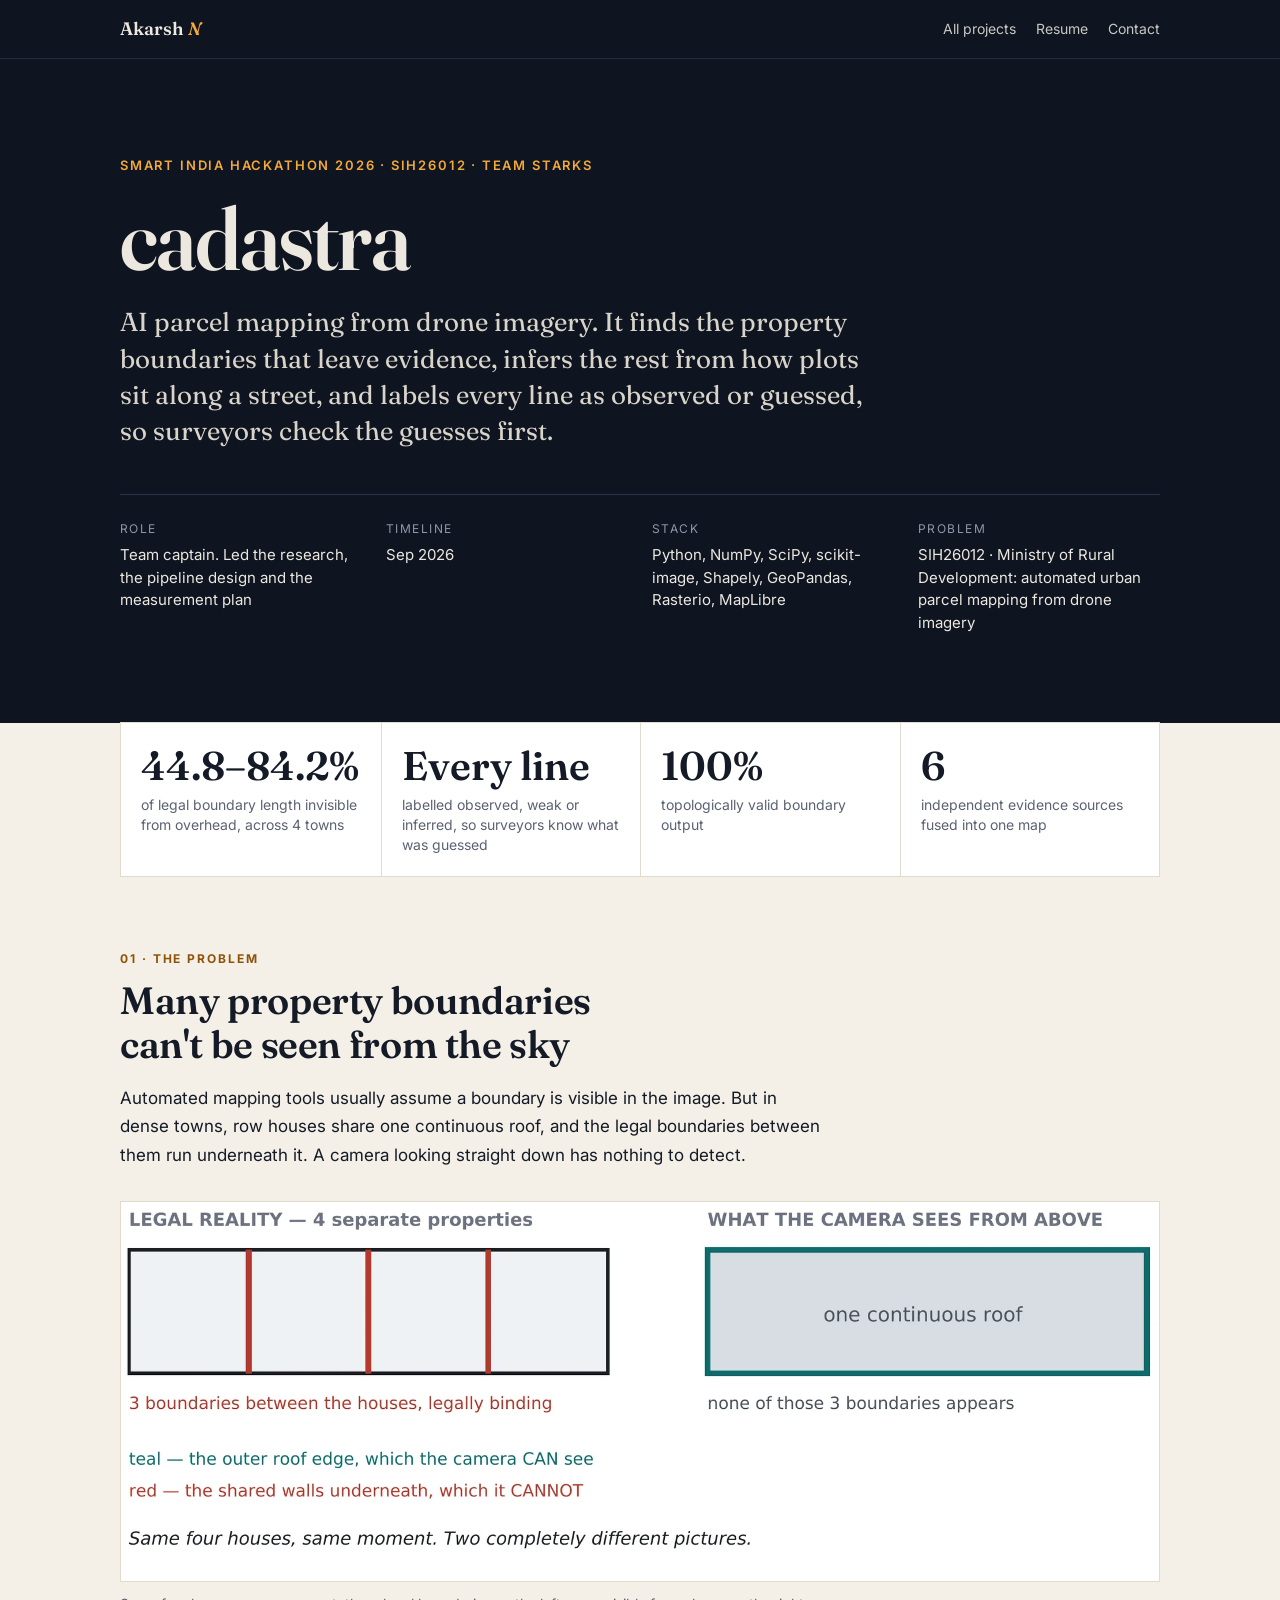
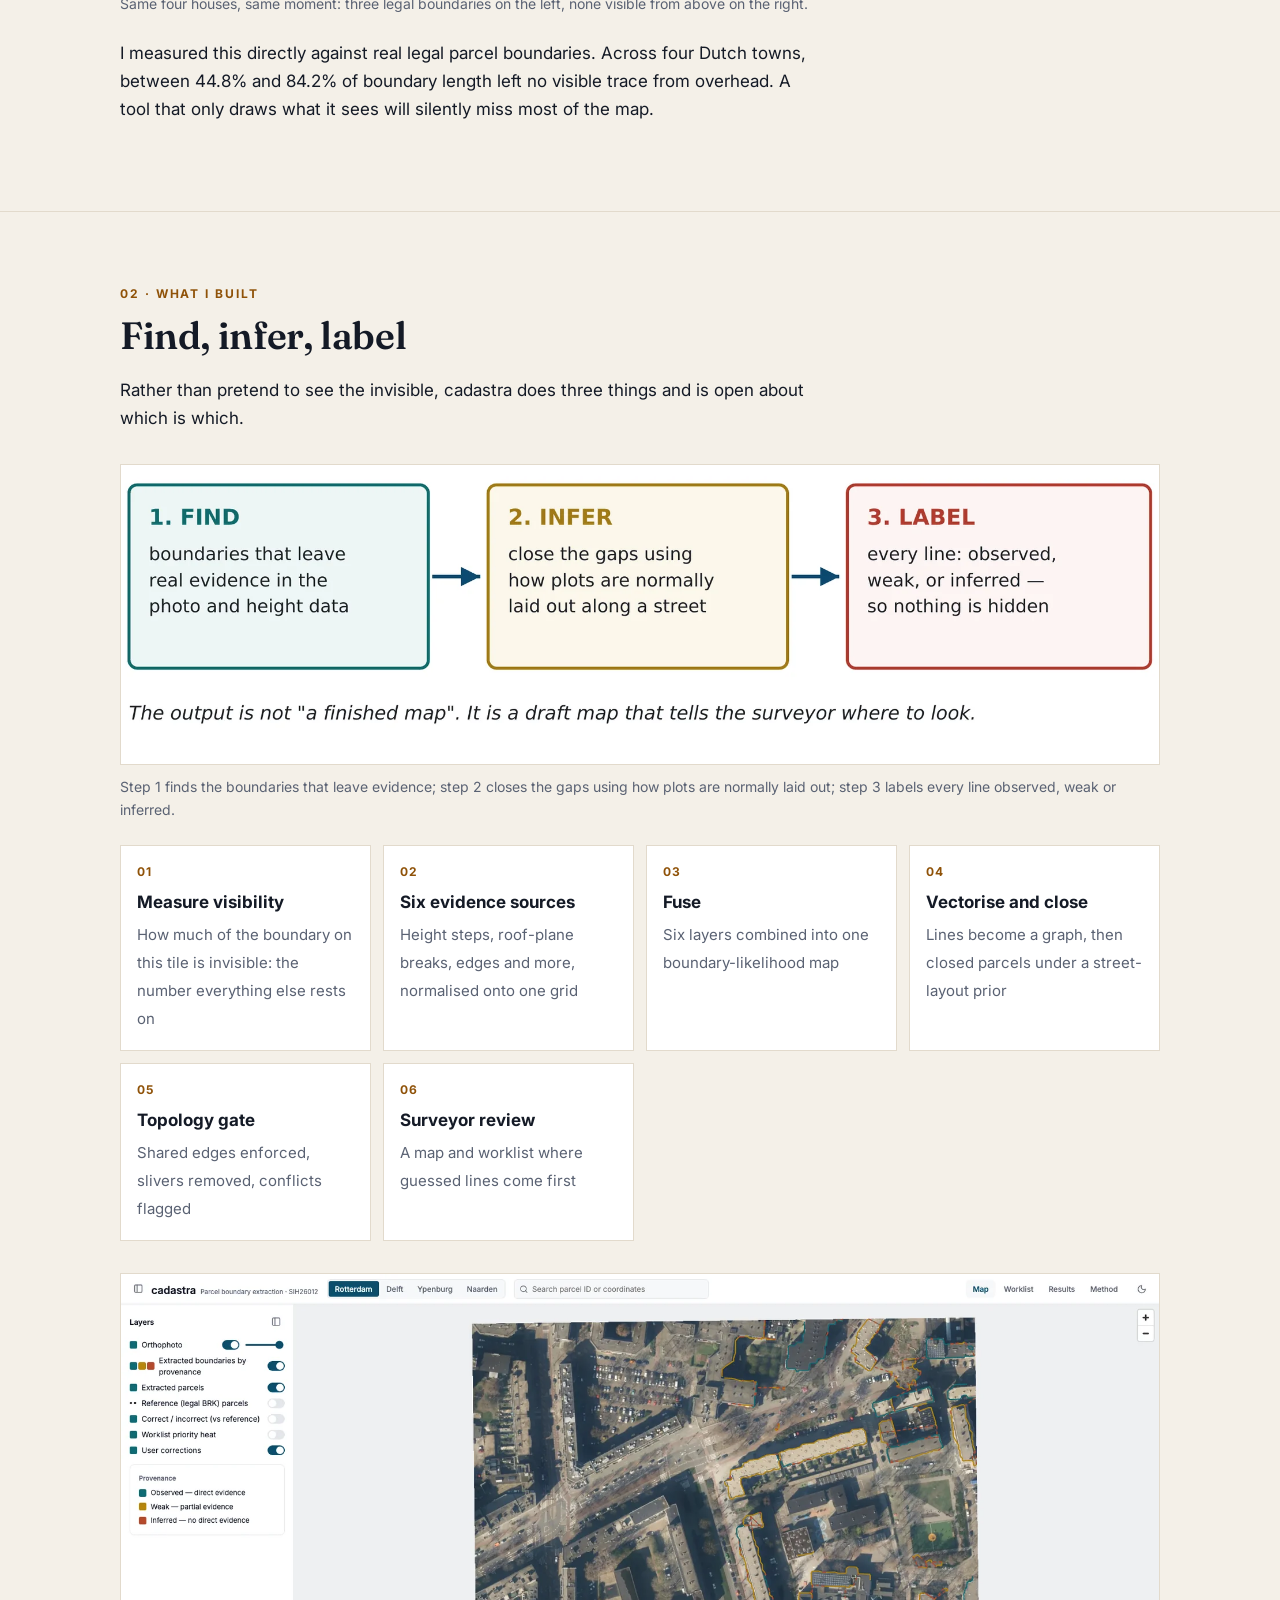
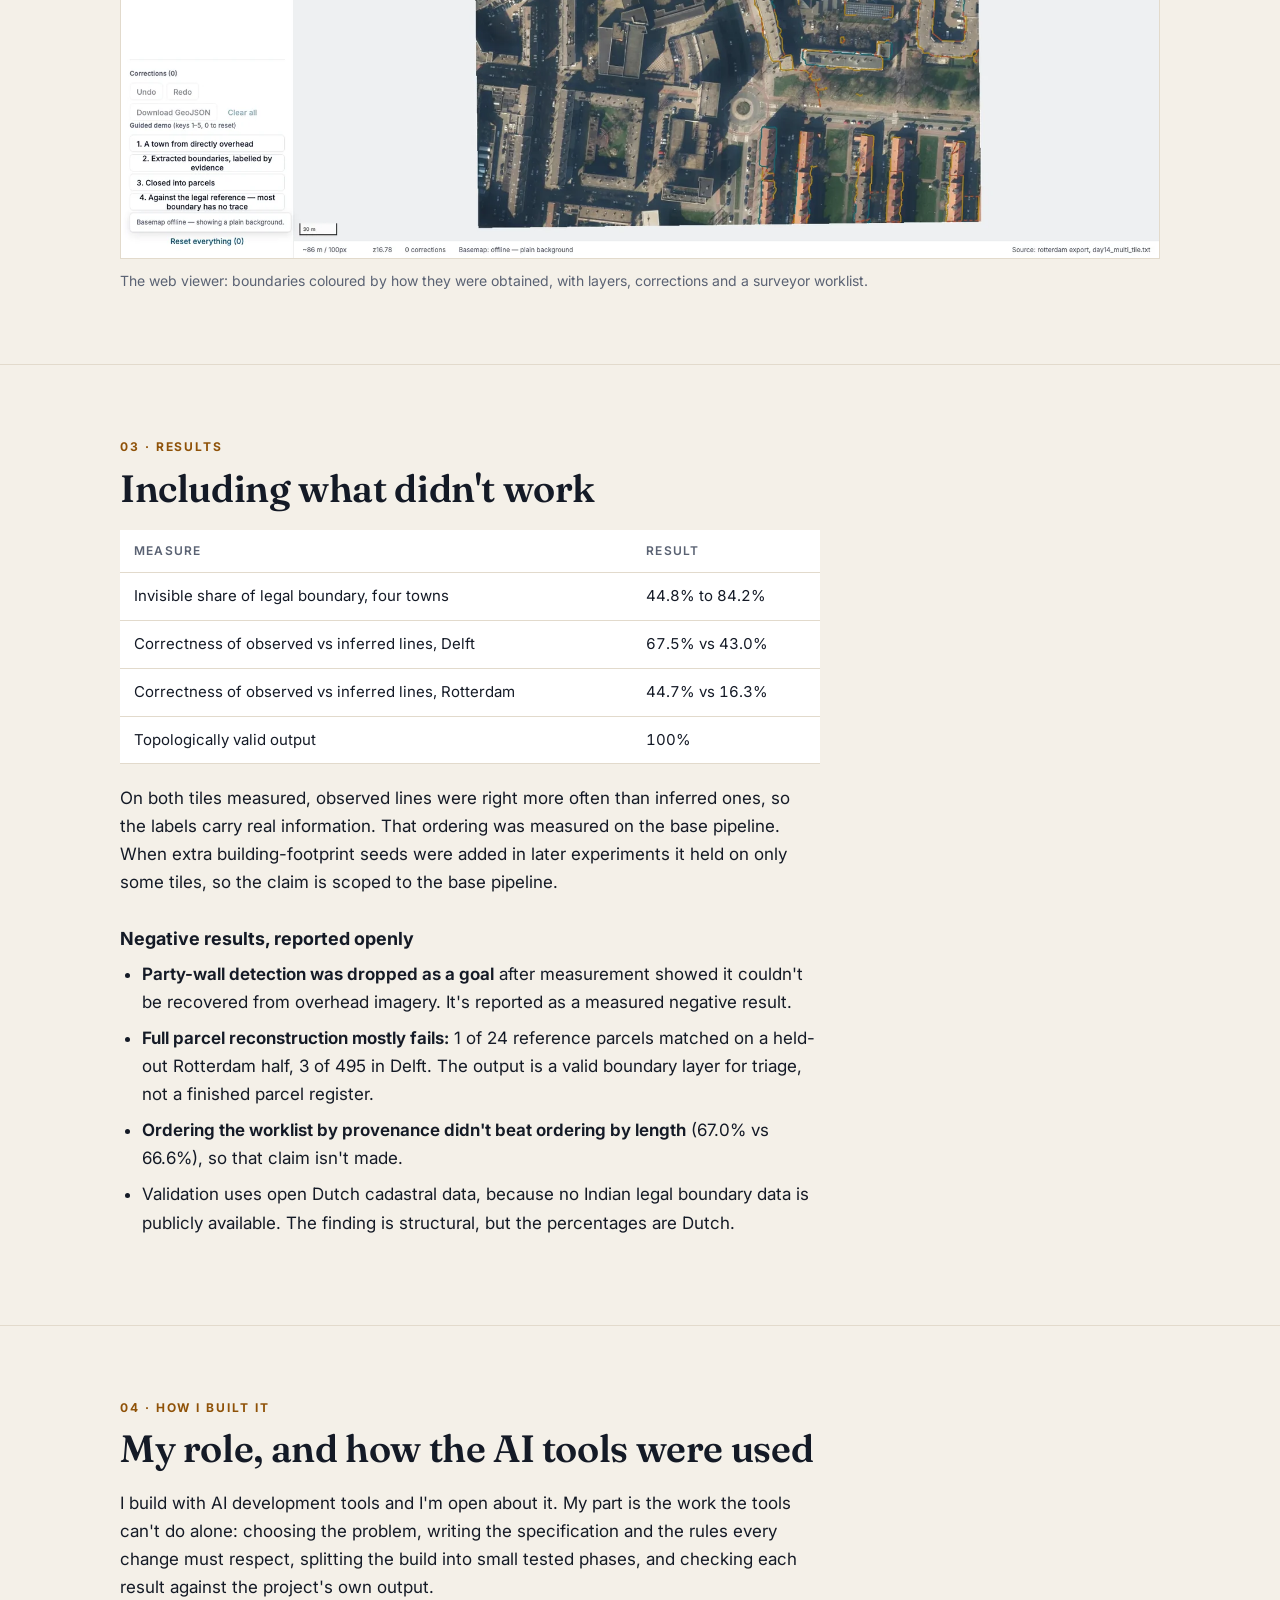
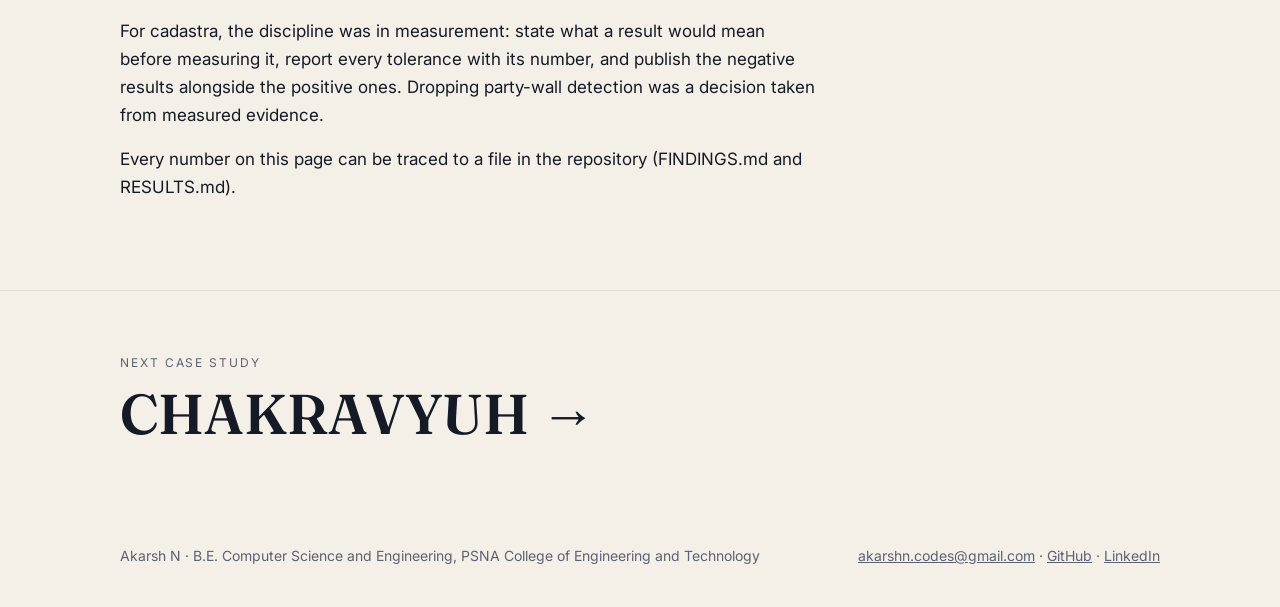
<file: cadastra/index.html>
<!doctype html>
<html lang="en">
<head>
<meta charset="utf-8">
<meta name="viewport" content="width=device-width, initial-scale=1, viewport-fit=cover">
<title>cadastra · Akarsh N</title>
<meta name="description" content="cadastra: AI parcel mapping from drone imagery that labels every boundary as observed or inferred. Smart India Hackathon 2026 entry.">
<meta name="theme-color" content="#0E1420">
<meta property="og:title" content="cadastra · case study by Akarsh N">
<meta property="og:description" content="cadastra: AI parcel mapping from drone imagery that labels every boundary as observed or inferred. Smart India Hackathon 2026 entry.">
<meta property="og:type" content="article">
<meta property="og:url" content="https://akarshncodes.github.io/cadastra/">
<meta property="og:image" content="https://akarshncodes.github.io/assets/og.png">
<meta name="twitter:card" content="summary_large_image">
<link rel="icon" href="data:image/svg+xml,%3Csvg xmlns='http://www.w3.org/2000/svg' viewBox='0 0 64 64'%3E%3Crect width='64' height='64' rx='16' fill='%230E1420'/%3E%3Ctext x='32' y='44' text-anchor='middle' font-family='Georgia,serif' font-style='italic' font-size='36' fill='%23F2A93B'%3EA%3C/text%3E%3C/svg%3E">
<link rel="preconnect" href="https://fonts.googleapis.com">
<link rel="preconnect" href="https://fonts.gstatic.com" crossorigin>
<link rel="stylesheet" href="https://fonts.googleapis.com/css2?family=Fraunces:ital,opsz,wght@0,9..144,500;0,9..144,600;1,9..144,500&family=Inter:opsz,wght@14..32,400;14..32,500;14..32,600;14..32,700&display=swap">
<link rel="stylesheet" href="../assets/case.css">
</head>
<body>
<header class="bar"><div class="wrap">
  <a class="home" href="../">Akarsh <i>N</i></a>
  <nav><a href="../#work">All projects</a><a href="../resume.pdf">Resume</a><a href="../#contact">Contact</a></nav>
</div></header>
<main>
<div class="hero"><div class="wrap">
  <div class="kick">Smart India Hackathon 2026 · SIH26012 · Team Starks</div>
  <h1>cadastra</h1>
  <p class="sub">AI parcel mapping from drone imagery. It finds the property boundaries that leave evidence, infers the rest from how plots sit along a street, and labels every line as observed or guessed, so surveyors check the guesses first.</p>
  
  <dl class="meta"><div><dt>Role</dt><dd>Team captain. Led the research, the pipeline design and the measurement plan</dd></div><div><dt>Timeline</dt><dd>Sep 2026</dd></div><div><dt>Stack</dt><dd>Python, NumPy, SciPy, scikit-image, Shapely, GeoPandas, Rasterio, MapLibre</dd></div><div><dt>Problem</dt><dd>SIH26012 · Ministry of Rural Development: automated urban parcel mapping from drone imagery</dd></div></dl>
</div></div>
<div class="wrap"><div class="nums"><div><b>44.8–84.2%</b><span>of legal boundary length invisible from overhead, across 4 towns</span></div><div><b>Every line</b><span>labelled observed, weak or inferred, so surveyors know what was guessed</span></div><div><b>100%</b><span>topologically valid boundary output</span></div><div><b>6</b><span>independent evidence sources fused into one map</span></div></div></div>
<section class="rv"><div class="wrap"><div class="read">
<div class="lab">01 · The problem</div><h2>Many property boundaries can't be seen from the sky</h2>
<p>Automated mapping tools usually assume a boundary is visible in the image. But in dense towns, row houses share one continuous roof, and the legal boundaries between them run underneath it. A camera looking straight down has nothing to detect.</p><figure><img src="../assets/case/cadastra-terrace.webp" alt="Four row houses under one continuous roof" loading="lazy"><figcaption>Same four houses, same moment: three legal boundaries on the left, none visible from above on the right.</figcaption></figure><p style="margin-top:24px">I measured this directly against real legal parcel boundaries. Across four Dutch towns, between 44.8% and 84.2% of boundary length left no visible trace from overhead. A tool that only draws what it sees will silently miss most of the map.</p>
</div></div></section>
<section class="rv"><div class="wrap"><div class="read">
<div class="lab">02 · What I built</div><h2>Find, infer, label</h2>
<p>Rather than pretend to see the invisible, cadastra does three things and is open about which is which.</p>
</div><figure><img src="../assets/case/cadastra-findinfer.webp" alt="Find, infer, label workflow" loading="lazy"><figcaption>Step 1 finds the boundaries that leave evidence; step 2 closes the gaps using how plots are normally laid out; step 3 labels every line observed, weak or inferred.</figcaption></figure><ol class="steps"><li><b>Measure visibility</b><span>How much of the boundary on this tile is invisible: the number everything else rests on</span></li><li><b>Six evidence sources</b><span>Height steps, roof-plane breaks, edges and more, normalised onto one grid</span></li><li><b>Fuse</b><span>Six layers combined into one boundary-likelihood map</span></li><li><b>Vectorise and close</b><span>Lines become a graph, then closed parcels under a street-layout prior</span></li><li><b>Topology gate</b><span>Shared edges enforced, slivers removed, conflicts flagged</span></li><li><b>Surveyor review</b><span>A map and worklist where guessed lines come first</span></li></ol><figure><img src="../assets/case/cadastra-map.webp" alt="cadastra web viewer showing boundaries coloured by provenance" loading="lazy"><figcaption>The web viewer: boundaries coloured by how they were obtained, with layers, corrections and a surveyor worklist.</figcaption></figure></div></section>
<section class="rv"><div class="wrap"><div class="read">
<div class="lab">03 · Results</div><h2>Including what didn't work</h2>
<div class="tbl"><table><thead><tr><th>Measure</th><th>Result</th></tr></thead><tbody>
<tr><td>Invisible share of legal boundary, four towns</td><td class="n">44.8% to 84.2%</td></tr>
<tr><td>Correctness of observed vs inferred lines, Delft</td><td class="n">67.5% vs 43.0%</td></tr>
<tr><td>Correctness of observed vs inferred lines, Rotterdam</td><td class="n">44.7% vs 16.3%</td></tr>
<tr><td>Topologically valid output</td><td class="n">100%</td></tr>
</tbody></table></div>
<p>On both tiles measured, observed lines were right more often than inferred ones, so the labels carry real information. That ordering was measured on the base pipeline. When extra building-footprint seeds were added in later experiments it held on only some tiles, so the claim is scoped to the base pipeline.</p>
<h3>Negative results, reported openly</h3>
<ul class="limits">
<li><strong>Party-wall detection was dropped as a goal</strong> after measurement showed it couldn't be recovered from overhead imagery. It's reported as a measured negative result.</li>
<li><strong>Full parcel reconstruction mostly fails:</strong> 1 of 24 reference parcels matched on a held-out Rotterdam half, 3 of 495 in Delft. The output is a valid boundary layer for triage, not a finished parcel register.</li>
<li><strong>Ordering the worklist by provenance didn't beat ordering by length</strong> (67.0% vs 66.6%), so that claim isn't made.</li>
<li>Validation uses open Dutch cadastral data, because no Indian legal boundary data is publicly available. The finding is structural, but the percentages are Dutch.</li></ul>
</div></div></section>
<section class="rv"><div class="wrap"><div class="read">
<div class="lab">04 · How I built it</div><h2>My role, and how the AI tools were used</h2>
<p>I build with AI development tools and I'm open about it. My part is the work the tools can't do alone: choosing the problem, writing the specification and the rules every change must respect, splitting the build into small tested phases, and checking each result against the project's own output.</p>
<p>For cadastra, the discipline was in measurement: state what a result would mean before measuring it, report every tolerance with its number, and publish the negative results alongside the positive ones. Dropping party-wall detection was a decision taken from measured evidence.</p>
<p>Every number on this page can be traced to a file in the repository (FINDINGS.md and RESULTS.md).</p>
</div></div></section>

<section class="next"><div class="wrap"><a href="../chakravyuh/"><small>Next case study</small><strong>CHAKRAVYUH →</strong></a></div></section>
</main>
<footer><div class="wrap"><span>Akarsh N · B.E. Computer Science and Engineering, PSNA College of Engineering and Technology</span>
<span><a href="mailto:akarshn.codes@gmail.com">akarshn.codes@gmail.com</a> · <a href="https://github.com/akarshncodes">GitHub</a> · <a href="https://www.linkedin.com/in/akarshncodes/">LinkedIn</a></span></div></footer>
<script>
(function(){var els=document.querySelectorAll('.rv');if(!('IntersectionObserver'in window)){els.forEach(function(e){e.classList.add('in')});return}
var io=new IntersectionObserver(function(es){es.forEach(function(e){if(e.isIntersecting){e.target.classList.add('in');io.unobserve(e.target)}})},{rootMargin:'0px 0px -8% 0px'});
els.forEach(function(e){io.observe(e)})})();
</script>
</body>
</html>
</file>
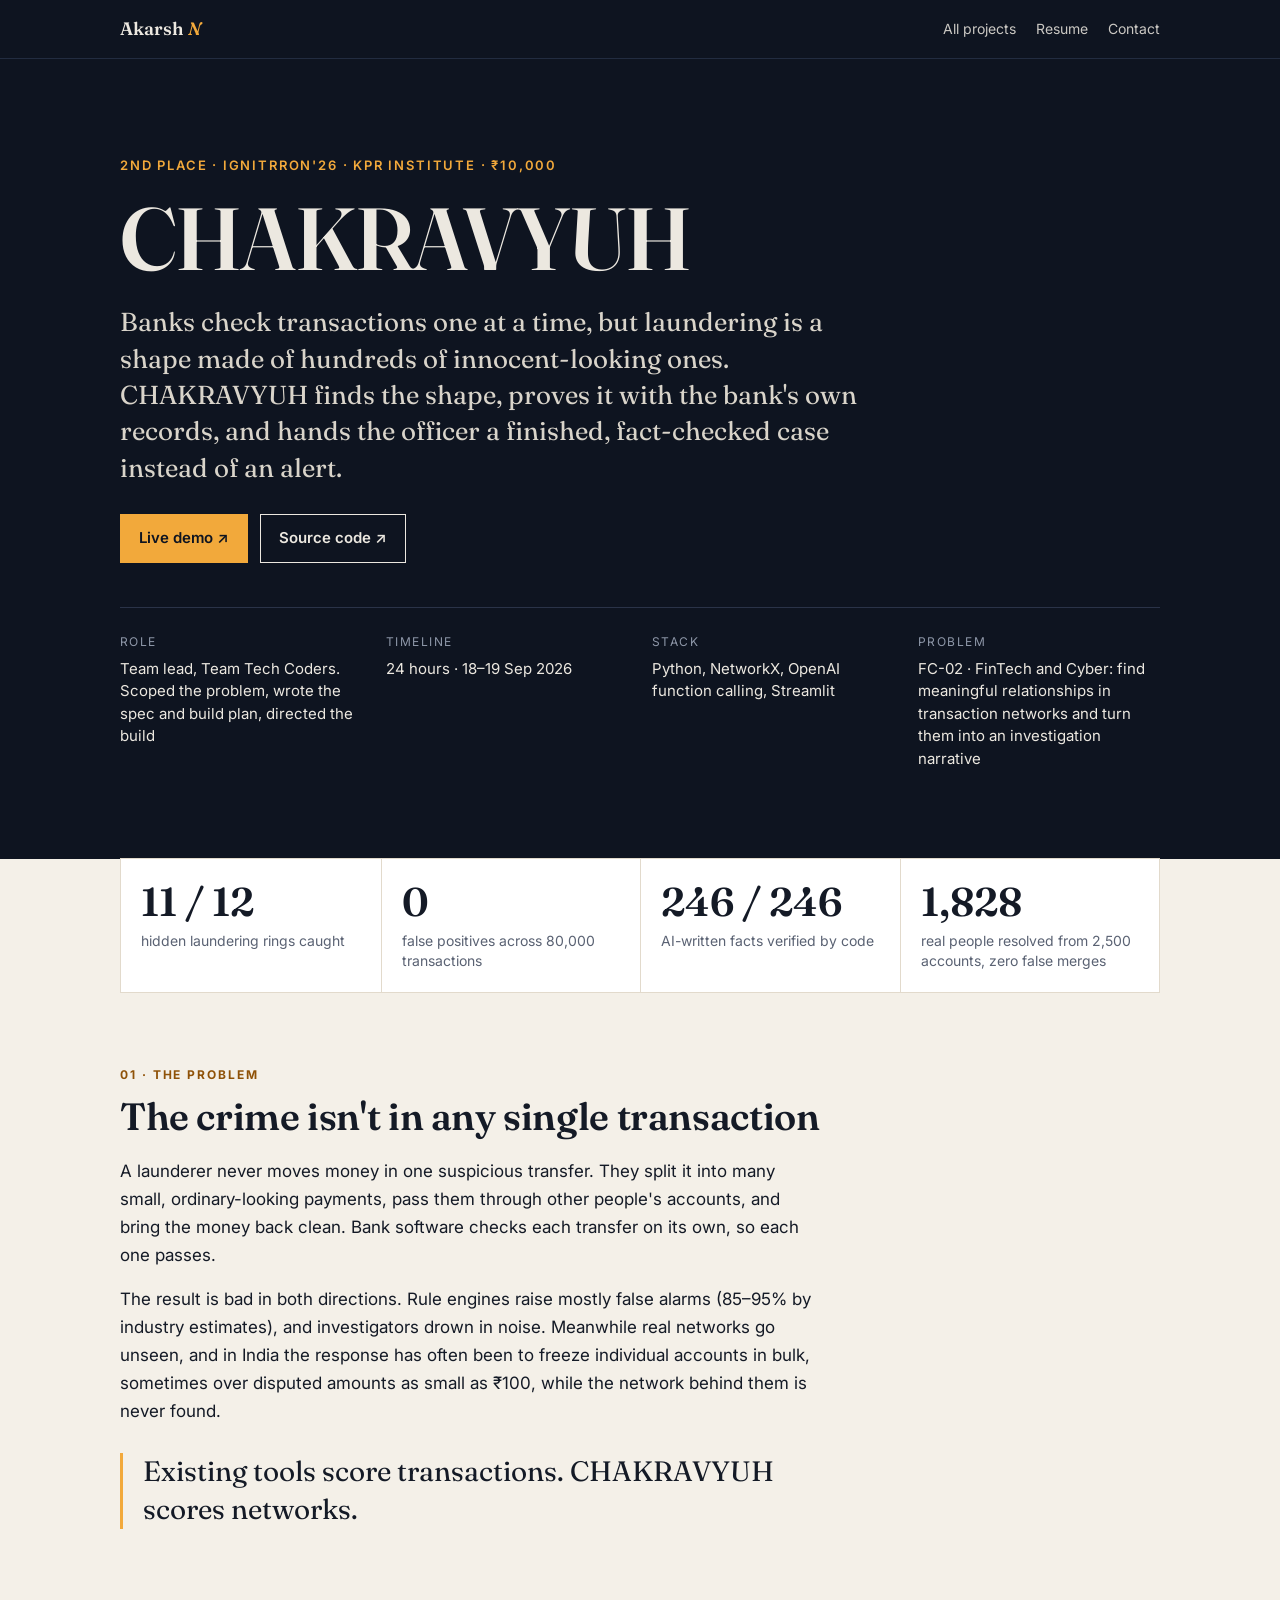
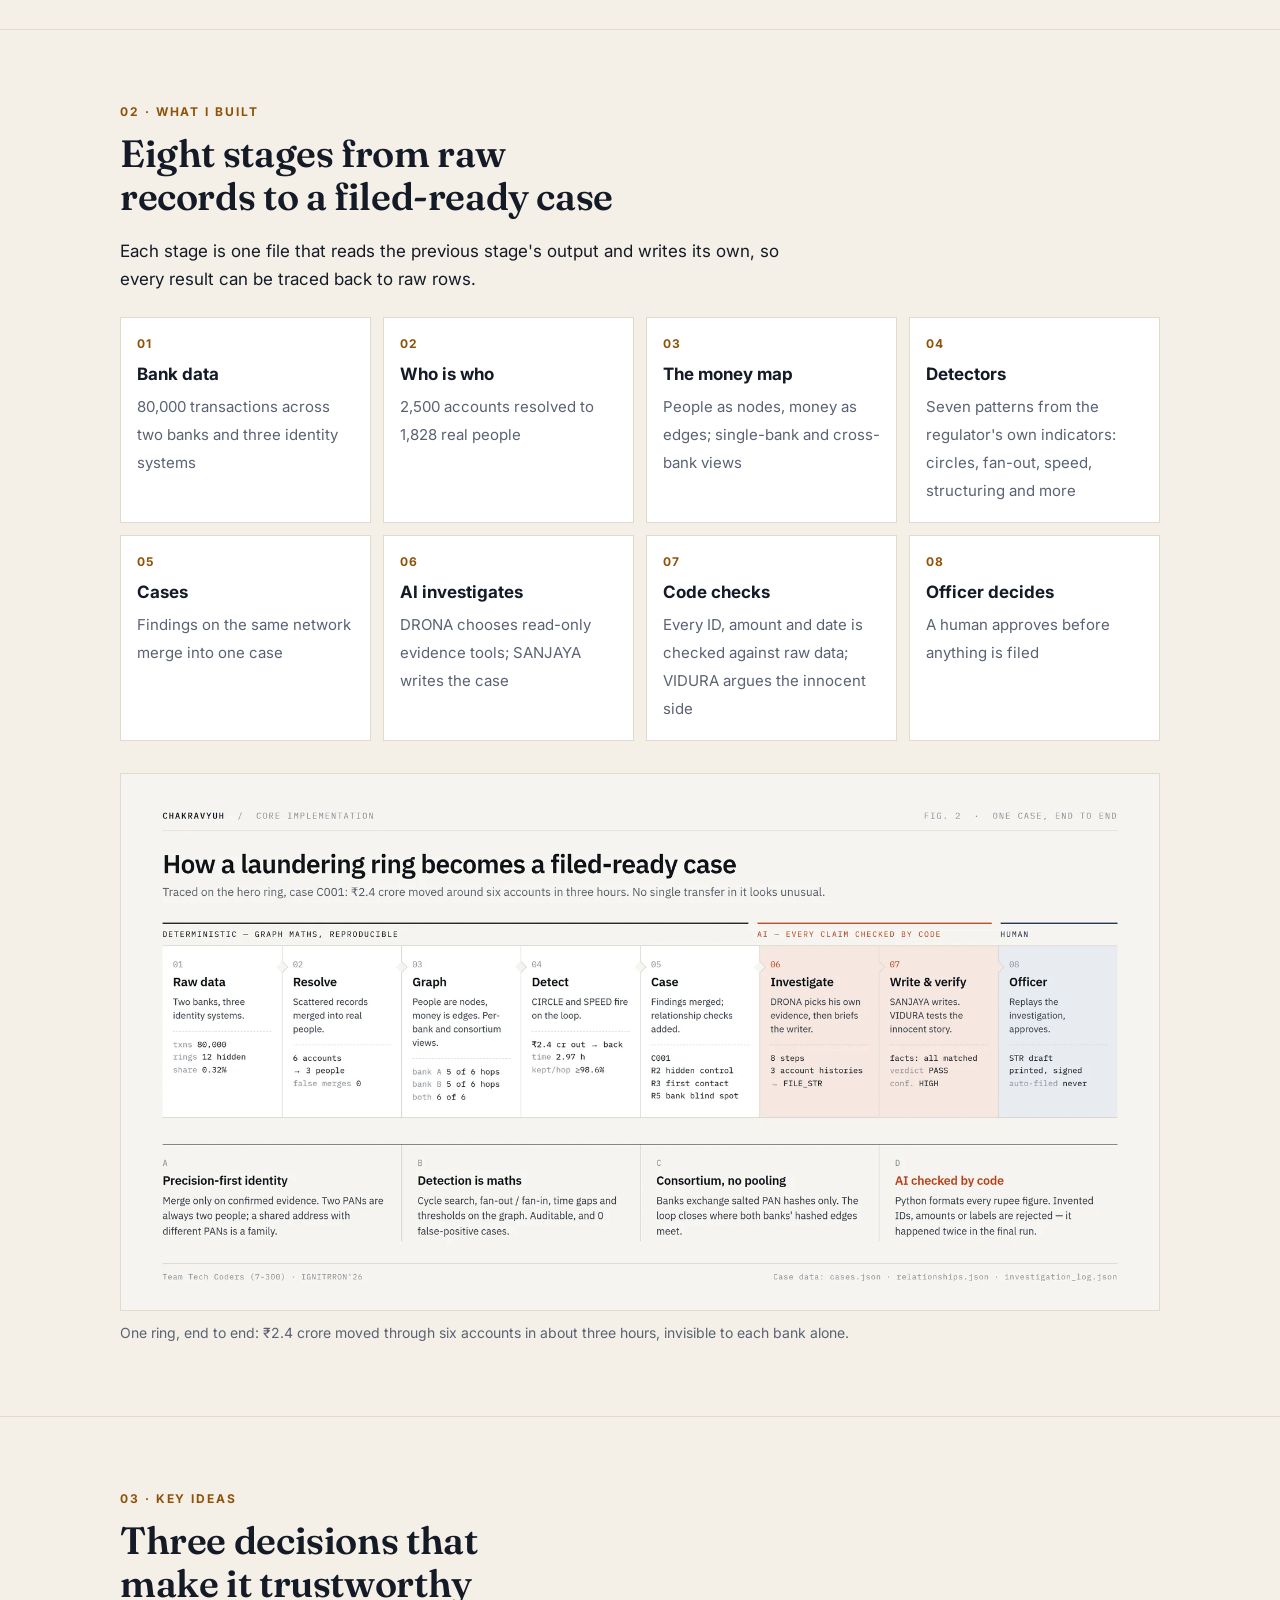
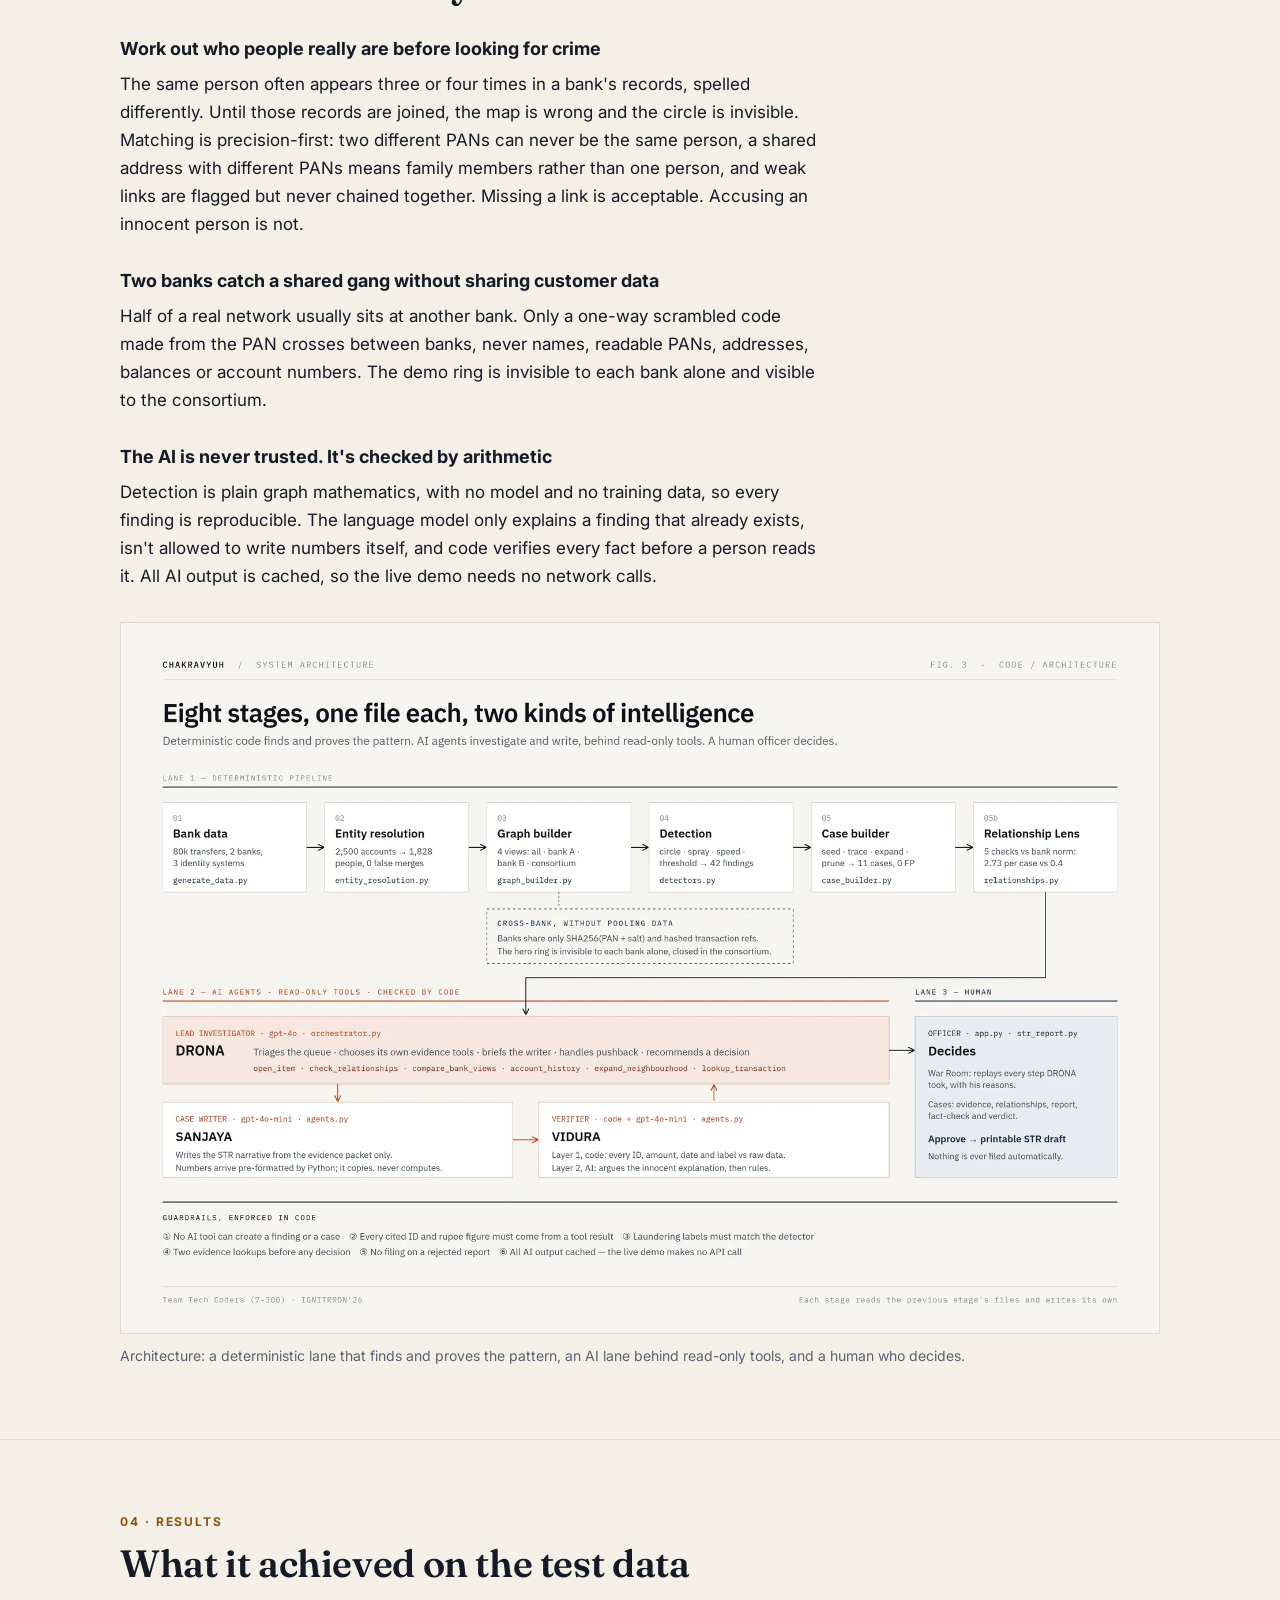
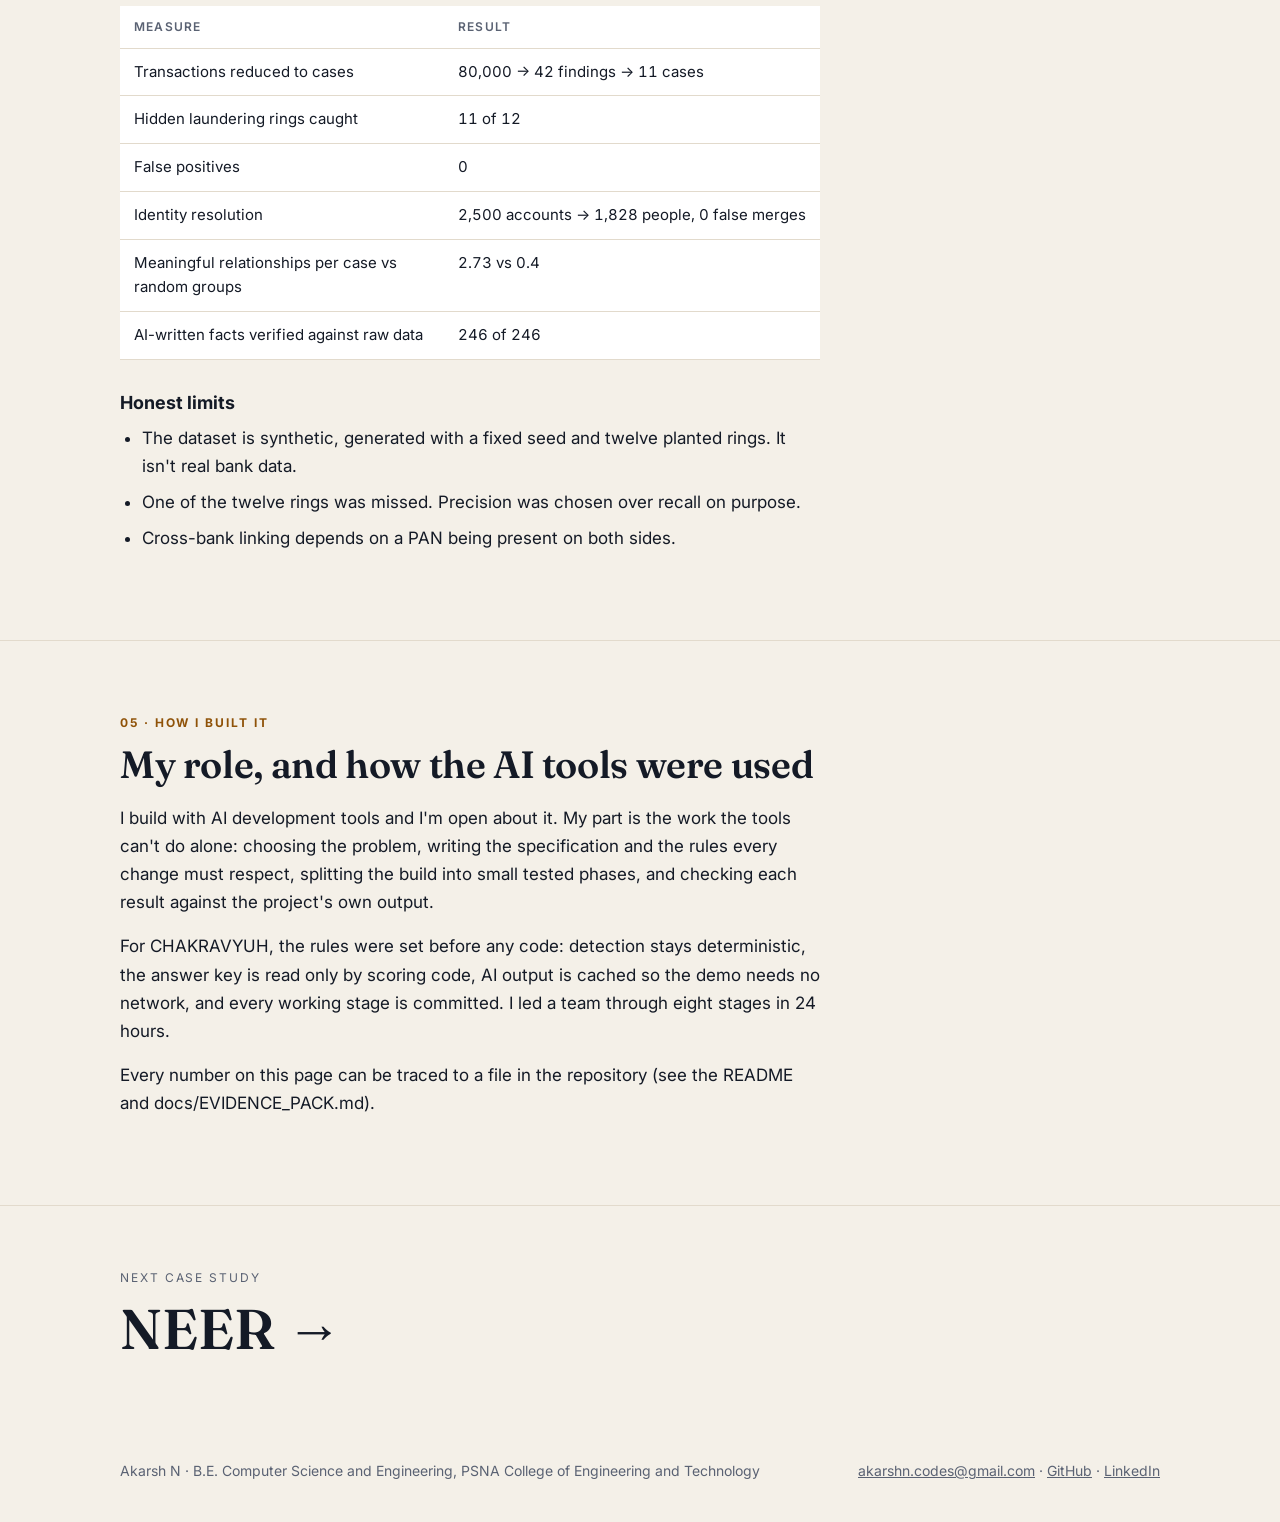
<file: chakravyuh/index.html>
<!doctype html>
<html lang="en">
<head>
<meta charset="utf-8">
<meta name="viewport" content="width=device-width, initial-scale=1, viewport-fit=cover">
<title>CHAKRAVYUH · Akarsh N</title>
<meta name="description" content="CHAKRAVYUH: an AI anti-money-laundering system that scores networks instead of transactions. 2nd place at IGNITRRON'26.">
<meta name="theme-color" content="#0E1420">
<meta property="og:title" content="CHAKRAVYUH · case study by Akarsh N">
<meta property="og:description" content="CHAKRAVYUH: an AI anti-money-laundering system that scores networks instead of transactions. 2nd place at IGNITRRON'26.">
<meta property="og:type" content="article">
<meta property="og:url" content="https://akarshncodes.github.io/chakravyuh/">
<meta property="og:image" content="https://akarshncodes.github.io/assets/og.png">
<meta name="twitter:card" content="summary_large_image">
<link rel="icon" href="data:image/svg+xml,%3Csvg xmlns='http://www.w3.org/2000/svg' viewBox='0 0 64 64'%3E%3Crect width='64' height='64' rx='16' fill='%230E1420'/%3E%3Ctext x='32' y='44' text-anchor='middle' font-family='Georgia,serif' font-style='italic' font-size='36' fill='%23F2A93B'%3EA%3C/text%3E%3C/svg%3E">
<link rel="preconnect" href="https://fonts.googleapis.com">
<link rel="preconnect" href="https://fonts.gstatic.com" crossorigin>
<link rel="stylesheet" href="https://fonts.googleapis.com/css2?family=Fraunces:ital,opsz,wght@0,9..144,500;0,9..144,600;1,9..144,500&family=Inter:opsz,wght@14..32,400;14..32,500;14..32,600;14..32,700&display=swap">
<link rel="stylesheet" href="../assets/case.css">
</head>
<body>
<header class="bar"><div class="wrap">
  <a class="home" href="../">Akarsh <i>N</i></a>
  <nav><a href="../#work">All projects</a><a href="../resume.pdf">Resume</a><a href="../#contact">Contact</a></nav>
</div></header>
<main>
<div class="hero"><div class="wrap">
  <div class="kick">2nd place · IGNITRRON'26 · KPR Institute · ₹10,000</div>
  <h1>CHAKRAVYUH</h1>
  <p class="sub">Banks check transactions one at a time, but laundering is a shape made of hundreds of innocent-looking ones. CHAKRAVYUH finds the shape, proves it with the bank's own records, and hands the officer a finished, fact-checked case instead of an alert.</p>
  <div class="links"><a class="btn primary" href="https://chakravyuh-bnkiuzjcv44pm79vn7jaxr.streamlit.app/" target="_blank" rel="noopener">Live demo ↗</a><a class="btn" href="https://github.com/akarshncodes/chakravyuh" target="_blank" rel="noopener">Source code ↗</a></div>
  <dl class="meta"><div><dt>Role</dt><dd>Team lead, Team Tech Coders. Scoped the problem, wrote the spec and build plan, directed the build</dd></div><div><dt>Timeline</dt><dd>24 hours · 18–19 Sep 2026</dd></div><div><dt>Stack</dt><dd>Python, NetworkX, OpenAI function calling, Streamlit</dd></div><div><dt>Problem</dt><dd>FC-02 · FinTech and Cyber: find meaningful relationships in transaction networks and turn them into an investigation narrative</dd></div></dl>
</div></div>
<div class="wrap"><div class="nums"><div><b>11 / 12</b><span>hidden laundering rings caught</span></div><div><b>0</b><span>false positives across 80,000 transactions</span></div><div><b>246 / 246</b><span>AI-written facts verified by code</span></div><div><b>1,828</b><span>real people resolved from 2,500 accounts, zero false merges</span></div></div></div>
<section class="rv"><div class="wrap"><div class="read">
<div class="lab">01 · The problem</div><h2>The crime isn't in any single transaction</h2>
<p>A launderer never moves money in one suspicious transfer. They split it into many small, ordinary-looking payments, pass them through other people's accounts, and bring the money back clean. Bank software checks each transfer on its own, so each one passes.</p>
<p>The result is bad in both directions. Rule engines raise mostly false alarms (85–95% by industry estimates), and investigators drown in noise. Meanwhile real networks go unseen, and in India the response has often been to freeze individual accounts in bulk, sometimes over disputed amounts as small as ₹100, while the network behind them is never found.</p>
<p class="pull">Existing tools score transactions. CHAKRAVYUH scores networks.</p>
</div></div></section>
<section class="rv"><div class="wrap"><div class="read">
<div class="lab">02 · What I built</div><h2>Eight stages from raw records to a filed-ready case</h2>
<p>Each stage is one file that reads the previous stage's output and writes its own, so every result can be traced back to raw rows.</p>
</div><ol class="steps"><li><b>Bank data</b><span>80,000 transactions across two banks and three identity systems</span></li><li><b>Who is who</b><span>2,500 accounts resolved to 1,828 real people</span></li><li><b>The money map</b><span>People as nodes, money as edges; single-bank and cross-bank views</span></li><li><b>Detectors</b><span>Seven patterns from the regulator's own indicators: circles, fan-out, speed, structuring and more</span></li><li><b>Cases</b><span>Findings on the same network merge into one case</span></li><li><b>AI investigates</b><span>DRONA chooses read-only evidence tools; SANJAYA writes the case</span></li><li><b>Code checks</b><span>Every ID, amount and date is checked against raw data; VIDURA argues the innocent side</span></li><li><b>Officer decides</b><span>A human approves before anything is filed</span></li></ol><figure><img src="../assets/case/chakravyuh-case.webp" alt="How one laundering ring becomes a case, stage by stage" loading="lazy"><figcaption>One ring, end to end: ₹2.4 crore moved through six accounts in about three hours, invisible to each bank alone.</figcaption></figure></div></section>
<section class="rv"><div class="wrap"><div class="read">
<div class="lab">03 · Key ideas</div><h2>Three decisions that make it trustworthy</h2>
<h3>Work out who people really are before looking for crime</h3>
<p>The same person often appears three or four times in a bank's records, spelled differently. Until those records are joined, the map is wrong and the circle is invisible. Matching is precision-first: two different PANs can never be the same person, a shared address with different PANs means family members rather than one person, and weak links are flagged but never chained together. Missing a link is acceptable. Accusing an innocent person is not.</p>
<h3>Two banks catch a shared gang without sharing customer data</h3>
<p>Half of a real network usually sits at another bank. Only a one-way scrambled code made from the PAN crosses between banks, never names, readable PANs, addresses, balances or account numbers. The demo ring is invisible to each bank alone and visible to the consortium.</p>
<h3>The AI is never trusted. It's checked by arithmetic</h3>
<p>Detection is plain graph mathematics, with no model and no training data, so every finding is reproducible. The language model only explains a finding that already exists, isn't allowed to write numbers itself, and code verifies every fact before a person reads it. All AI output is cached, so the live demo needs no network calls.</p><figure><img src="../assets/case/chakravyuh-arch.webp" alt="CHAKRAVYUH system architecture" loading="lazy"><figcaption>Architecture: a deterministic lane that finds and proves the pattern, an AI lane behind read-only tools, and a human who decides.</figcaption></figure>
</div></div></section>
<section class="rv"><div class="wrap"><div class="read">
<div class="lab">04 · Results</div><h2>What it achieved on the test data</h2>
<div class="tbl"><table><thead><tr><th>Measure</th><th>Result</th></tr></thead><tbody>
<tr><td>Transactions reduced to cases</td><td class="n">80,000 → 42 findings → 11 cases</td></tr>
<tr><td>Hidden laundering rings caught</td><td class="n">11 of 12</td></tr>
<tr><td>False positives</td><td class="n">0</td></tr>
<tr><td>Identity resolution</td><td class="n">2,500 accounts → 1,828 people, 0 false merges</td></tr>
<tr><td>Meaningful relationships per case vs random groups</td><td class="n">2.73 vs 0.4</td></tr>
<tr><td>AI-written facts verified against raw data</td><td class="n">246 of 246</td></tr>
</tbody></table></div>
<h3>Honest limits</h3>
<ul class="limits"><li>The dataset is synthetic, generated with a fixed seed and twelve planted rings. It isn't real bank data.</li>
<li>One of the twelve rings was missed. Precision was chosen over recall on purpose.</li>
<li>Cross-bank linking depends on a PAN being present on both sides.</li></ul>
</div></div></section>
<section class="rv"><div class="wrap"><div class="read">
<div class="lab">05 · How I built it</div><h2>My role, and how the AI tools were used</h2>
<p>I build with AI development tools and I'm open about it. My part is the work the tools can't do alone: choosing the problem, writing the specification and the rules every change must respect, splitting the build into small tested phases, and checking each result against the project's own output.</p>
<p>For CHAKRAVYUH, the rules were set before any code: detection stays deterministic, the answer key is read only by scoring code, AI output is cached so the demo needs no network, and every working stage is committed. I led a team through eight stages in 24 hours.</p>
<p>Every number on this page can be traced to a file in the repository (see the README and docs/EVIDENCE_PACK.md).</p>
</div></div></section>

<section class="next"><div class="wrap"><a href="../neer/"><small>Next case study</small><strong>NEER →</strong></a></div></section>
</main>
<footer><div class="wrap"><span>Akarsh N · B.E. Computer Science and Engineering, PSNA College of Engineering and Technology</span>
<span><a href="mailto:akarshn.codes@gmail.com">akarshn.codes@gmail.com</a> · <a href="https://github.com/akarshncodes">GitHub</a> · <a href="https://www.linkedin.com/in/akarshncodes/">LinkedIn</a></span></div></footer>
<script>
(function(){var els=document.querySelectorAll('.rv');if(!('IntersectionObserver'in window)){els.forEach(function(e){e.classList.add('in')});return}
var io=new IntersectionObserver(function(es){es.forEach(function(e){if(e.isIntersecting){e.target.classList.add('in');io.unobserve(e.target)}})},{rootMargin:'0px 0px -8% 0px'});
els.forEach(function(e){io.observe(e)})})();
</script>
</body>
</html>
</file>
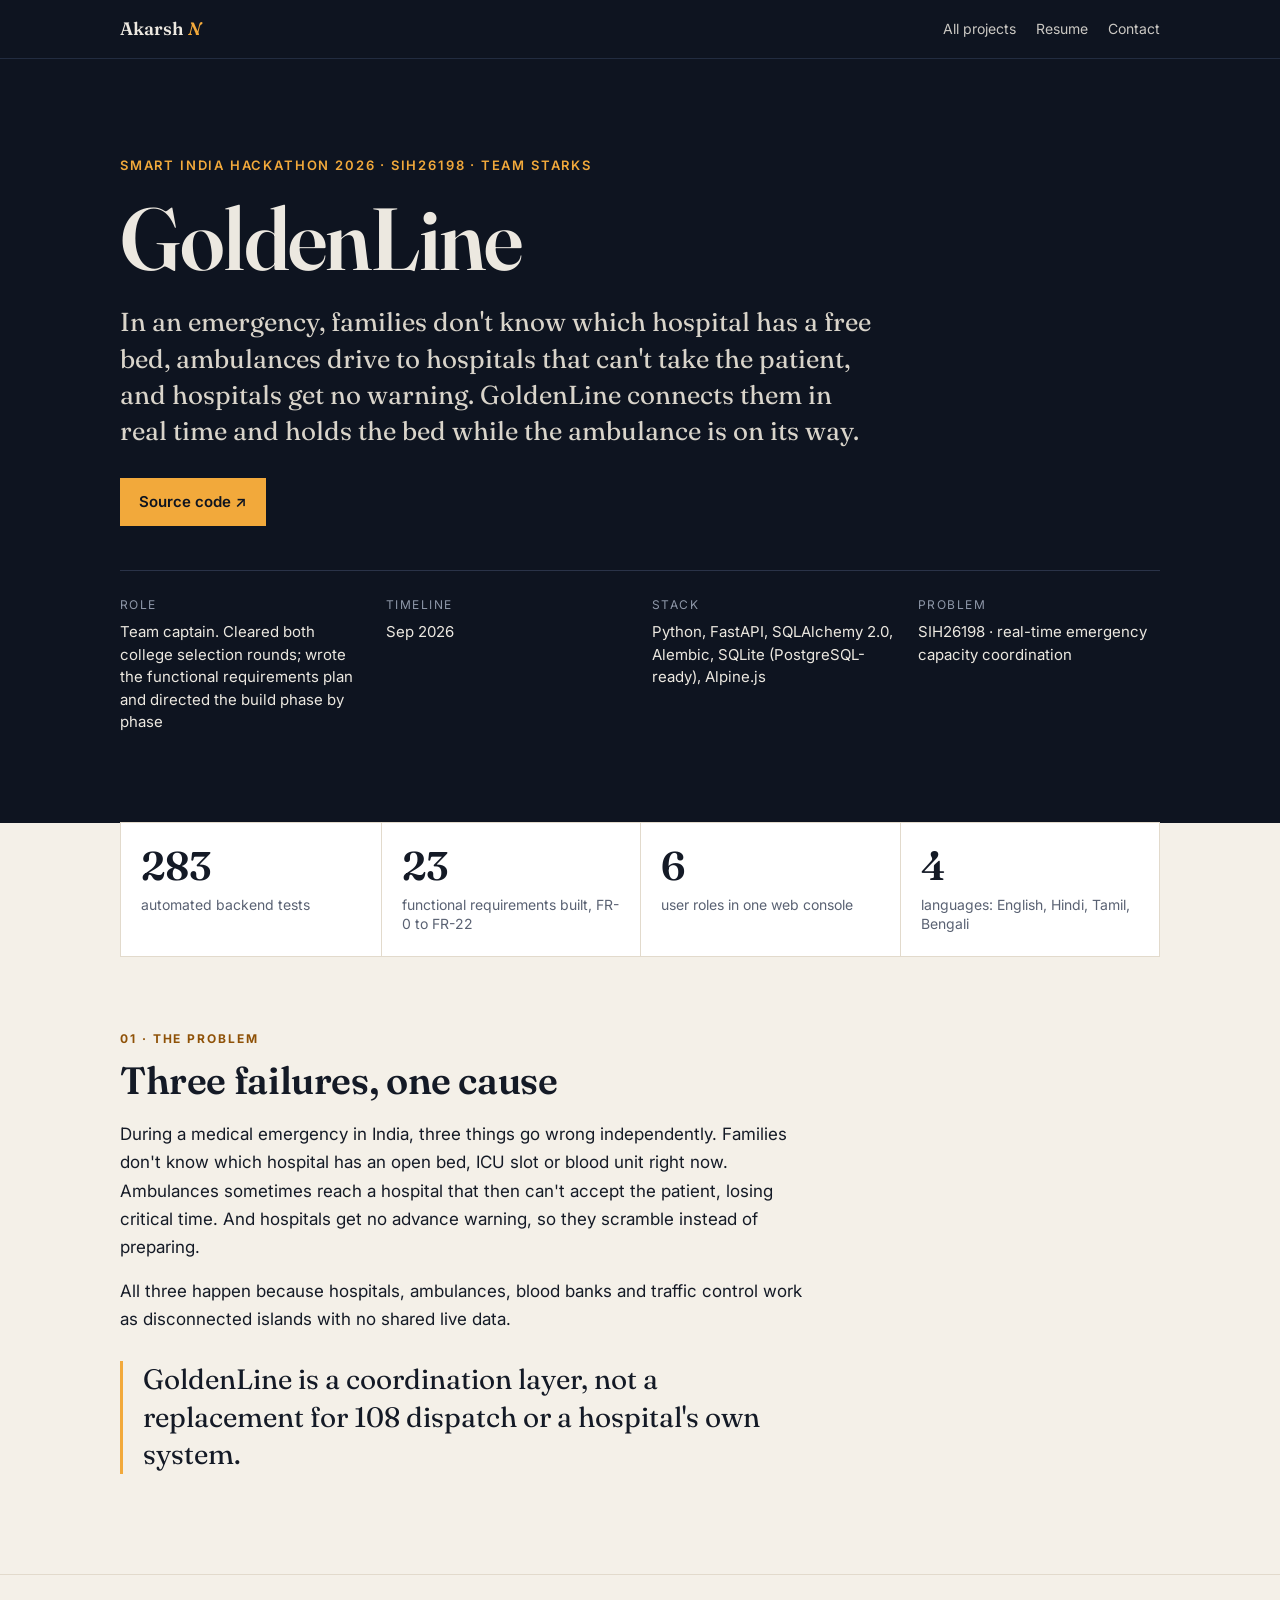
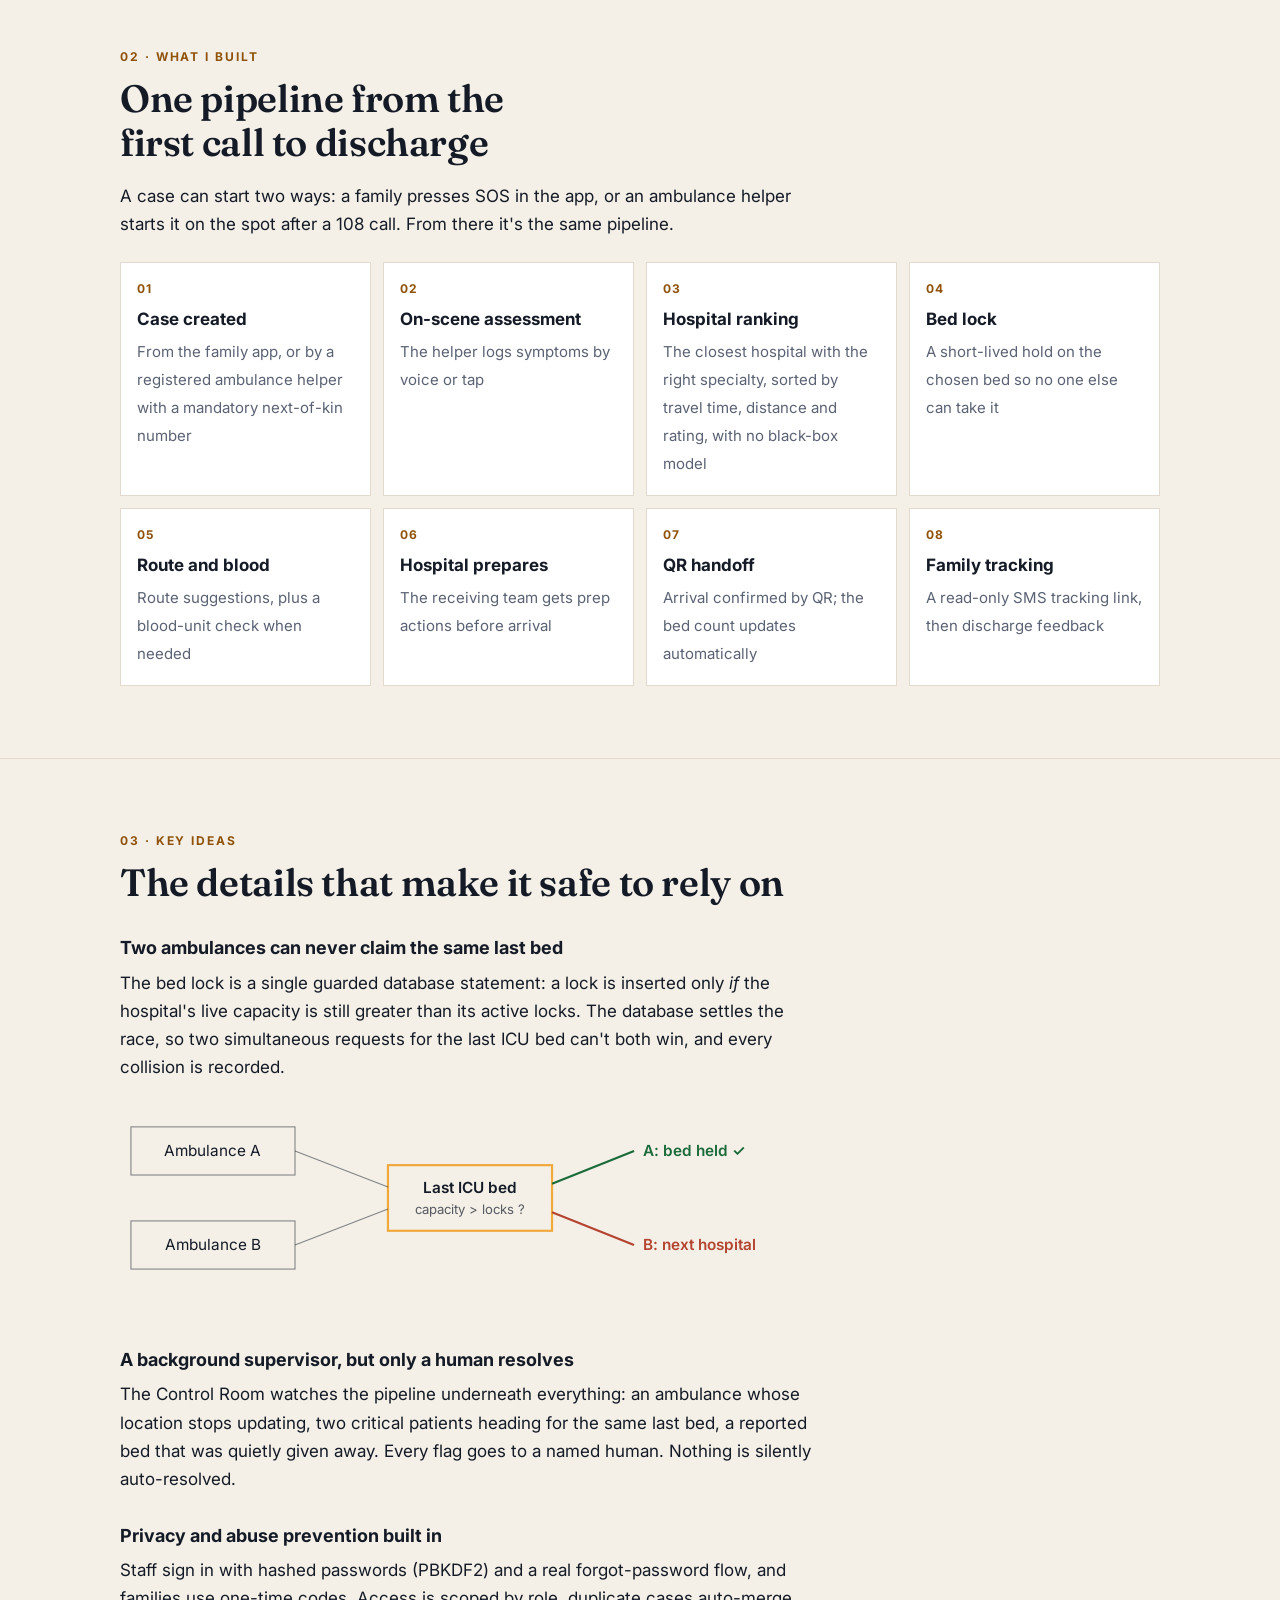
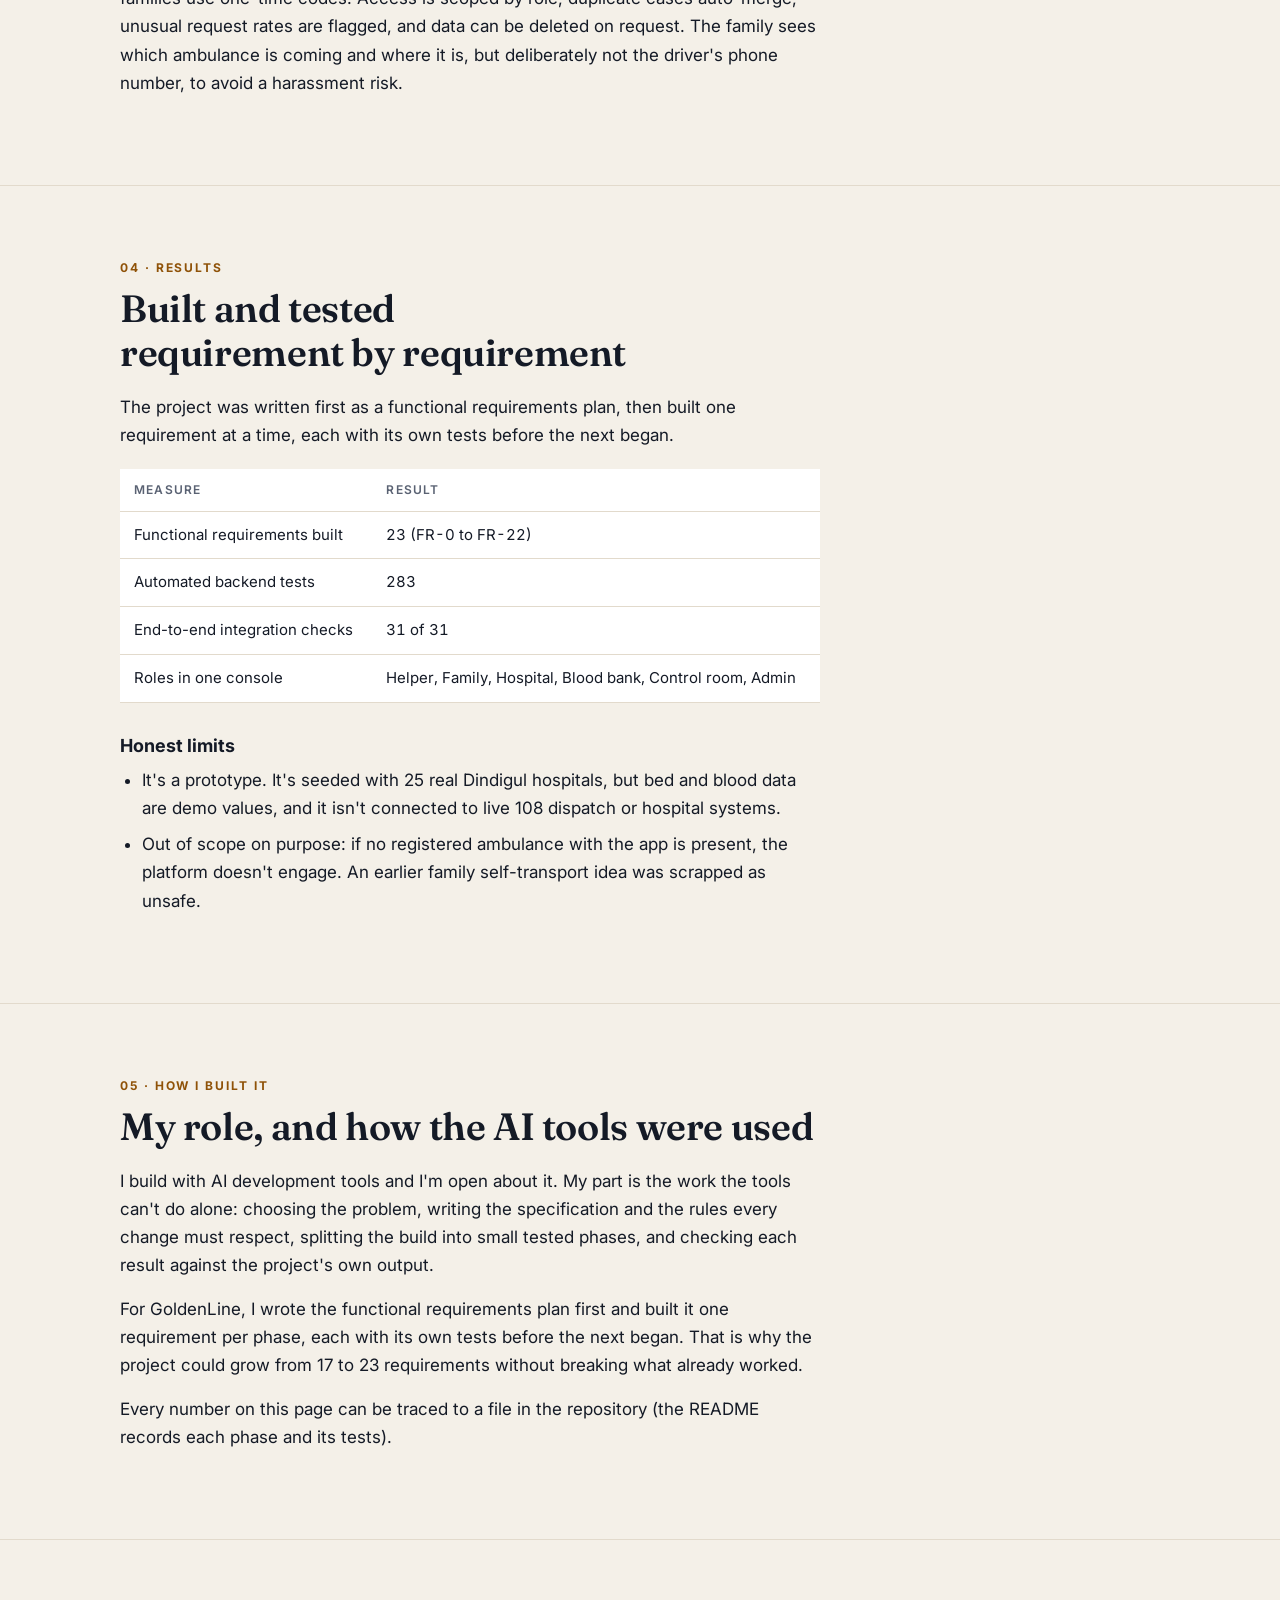
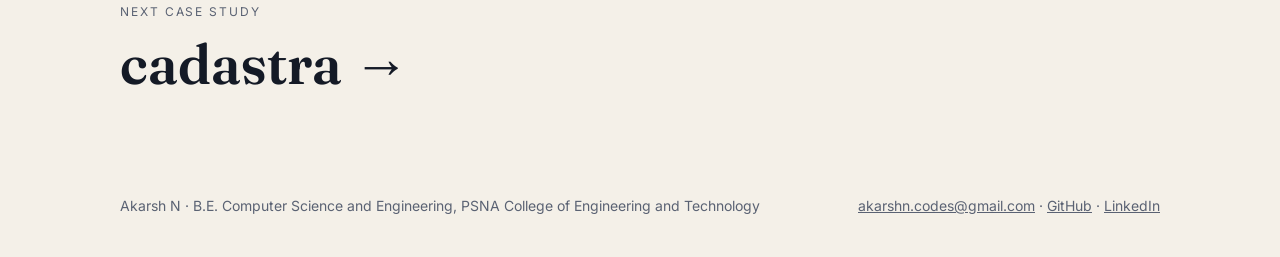
<file: goldenline/index.html>
<!doctype html>
<html lang="en">
<head>
<meta charset="utf-8">
<meta name="viewport" content="width=device-width, initial-scale=1, viewport-fit=cover">
<title>GoldenLine · Akarsh N</title>
<meta name="description" content="GoldenLine: real-time emergency capacity coordination that holds a hospital bed while the ambulance drives. Smart India Hackathon 2026 entry.">
<meta name="theme-color" content="#0E1420">
<meta property="og:title" content="GoldenLine · case study by Akarsh N">
<meta property="og:description" content="GoldenLine: real-time emergency capacity coordination that holds a hospital bed while the ambulance drives. Smart India Hackathon 2026 entry.">
<meta property="og:type" content="article">
<meta property="og:url" content="https://akarshncodes.github.io/goldenline/">
<meta property="og:image" content="https://akarshncodes.github.io/assets/og.png">
<meta name="twitter:card" content="summary_large_image">
<link rel="icon" href="data:image/svg+xml,%3Csvg xmlns='http://www.w3.org/2000/svg' viewBox='0 0 64 64'%3E%3Crect width='64' height='64' rx='16' fill='%230E1420'/%3E%3Ctext x='32' y='44' text-anchor='middle' font-family='Georgia,serif' font-style='italic' font-size='36' fill='%23F2A93B'%3EA%3C/text%3E%3C/svg%3E">
<link rel="preconnect" href="https://fonts.googleapis.com">
<link rel="preconnect" href="https://fonts.gstatic.com" crossorigin>
<link rel="stylesheet" href="https://fonts.googleapis.com/css2?family=Fraunces:ital,opsz,wght@0,9..144,500;0,9..144,600;1,9..144,500&family=Inter:opsz,wght@14..32,400;14..32,500;14..32,600;14..32,700&display=swap">
<link rel="stylesheet" href="../assets/case.css">
</head>
<body>
<header class="bar"><div class="wrap">
  <a class="home" href="../">Akarsh <i>N</i></a>
  <nav><a href="../#work">All projects</a><a href="../resume.pdf">Resume</a><a href="../#contact">Contact</a></nav>
</div></header>
<main>
<div class="hero"><div class="wrap">
  <div class="kick">Smart India Hackathon 2026 · SIH26198 · Team Starks</div>
  <h1>GoldenLine</h1>
  <p class="sub">In an emergency, families don't know which hospital has a free bed, ambulances drive to hospitals that can't take the patient, and hospitals get no warning. GoldenLine connects them in real time and holds the bed while the ambulance is on its way.</p>
  <div class="links"><a class="btn primary" href="https://github.com/akarshncodes/goldenline" target="_blank" rel="noopener">Source code ↗</a></div>
  <dl class="meta"><div><dt>Role</dt><dd>Team captain. Cleared both college selection rounds; wrote the functional requirements plan and directed the build phase by phase</dd></div><div><dt>Timeline</dt><dd>Sep 2026</dd></div><div><dt>Stack</dt><dd>Python, FastAPI, SQLAlchemy 2.0, Alembic, SQLite (PostgreSQL-ready), Alpine.js</dd></div><div><dt>Problem</dt><dd>SIH26198 · real-time emergency capacity coordination</dd></div></dl>
</div></div>
<div class="wrap"><div class="nums"><div><b>283</b><span>automated backend tests</span></div><div><b>23</b><span>functional requirements built, FR-0 to FR-22</span></div><div><b>6</b><span>user roles in one web console</span></div><div><b>4</b><span>languages: English, Hindi, Tamil, Bengali</span></div></div></div>
<section class="rv"><div class="wrap"><div class="read">
<div class="lab">01 · The problem</div><h2>Three failures, one cause</h2>
<p>During a medical emergency in India, three things go wrong independently. Families don't know which hospital has an open bed, ICU slot or blood unit right now. Ambulances sometimes reach a hospital that then can't accept the patient, losing critical time. And hospitals get no advance warning, so they scramble instead of preparing.</p>
<p>All three happen because hospitals, ambulances, blood banks and traffic control work as disconnected islands with no shared live data.</p>
<p class="pull">GoldenLine is a coordination layer, not a replacement for 108 dispatch or a hospital's own system.</p>
</div></div></section>
<section class="rv"><div class="wrap"><div class="read">
<div class="lab">02 · What I built</div><h2>One pipeline from the first call to discharge</h2>
<p>A case can start two ways: a family presses SOS in the app, or an ambulance helper starts it on the spot after a 108 call. From there it's the same pipeline.</p>
</div><ol class="steps"><li><b>Case created</b><span>From the family app, or by a registered ambulance helper with a mandatory next-of-kin number</span></li><li><b>On-scene assessment</b><span>The helper logs symptoms by voice or tap</span></li><li><b>Hospital ranking</b><span>The closest hospital with the right specialty, sorted by travel time, distance and rating, with no black-box model</span></li><li><b>Bed lock</b><span>A short-lived hold on the chosen bed so no one else can take it</span></li><li><b>Route and blood</b><span>Route suggestions, plus a blood-unit check when needed</span></li><li><b>Hospital prepares</b><span>The receiving team gets prep actions before arrival</span></li><li><b>QR handoff</b><span>Arrival confirmed by QR; the bed count updates automatically</span></li><li><b>Family tracking</b><span>A read-only SMS tracking link, then discharge feedback</span></li></ol></div></section>
<section class="rv"><div class="wrap"><div class="read">
<div class="lab">03 · Key ideas</div><h2>The details that make it safe to rely on</h2>
<h3>Two ambulances can never claim the same last bed</h3>
<p>The bed lock is a single guarded database statement: a lock is inserted only <em>if</em> the hospital's live capacity is still greater than its active locks. The database settles the race, so two simultaneous requests for the last ICU bed can't both win, and every collision is recorded.</p>
<svg viewBox="0 0 640 170" role="img" aria-label="Two ambulances request the last bed; one lock succeeds, the other is redirected" style="width:100%;height:auto;margin:8px 0 18px">
<g font-family="Inter,system-ui,sans-serif" font-size="14" fill="currentColor">
<rect x="10" y="20" width="150" height="44" fill="none" stroke="currentColor" opacity=".5"/><text x="85" y="47" text-anchor="middle">Ambulance A</text>
<rect x="10" y="106" width="150" height="44" fill="none" stroke="currentColor" opacity=".5"/><text x="85" y="133" text-anchor="middle">Ambulance B</text>
<rect x="245" y="55" width="150" height="60" fill="none" stroke="#F2A93B" stroke-width="2"/><text x="320" y="80" text-anchor="middle" font-weight="600">Last ICU bed</text><text x="320" y="100" text-anchor="middle" font-size="12" opacity=".7">capacity &gt; locks ?</text>
<line x1="160" y1="42" x2="245" y2="75" stroke="currentColor" opacity=".5"/><line x1="160" y1="128" x2="245" y2="95" stroke="currentColor" opacity=".5"/>
<line x1="395" y1="72" x2="470" y2="42" stroke="#1B6B3A" stroke-width="2"/><text x="478" y="47" fill="#1B6B3A" font-weight="600">A: bed held ✓</text>
<line x1="395" y1="98" x2="470" y2="128" stroke="#B4442F" stroke-width="2"/><text x="478" y="133" fill="#B4442F" font-weight="600">B: next hospital</text>
</g></svg>
<h3>A background supervisor, but only a human resolves</h3>
<p>The Control Room watches the pipeline underneath everything: an ambulance whose location stops updating, two critical patients heading for the same last bed, a reported bed that was quietly given away. Every flag goes to a named human. Nothing is silently auto-resolved.</p>
<h3>Privacy and abuse prevention built in</h3>
<p>Staff sign in with hashed passwords (PBKDF2) and a real forgot-password flow, and families use one-time codes. Access is scoped by role, duplicate cases auto-merge, unusual request rates are flagged, and data can be deleted on request. The family sees which ambulance is coming and where it is, but deliberately not the driver's phone number, to avoid a harassment risk.</p>
</div></div></section>
<section class="rv"><div class="wrap"><div class="read">
<div class="lab">04 · Results</div><h2>Built and tested requirement by requirement</h2>
<p>The project was written first as a functional requirements plan, then built one requirement at a time, each with its own tests before the next began.</p>
<div class="tbl"><table><thead><tr><th>Measure</th><th>Result</th></tr></thead><tbody>
<tr><td>Functional requirements built</td><td class="n">23 (FR-0 to FR-22)</td></tr>
<tr><td>Automated backend tests</td><td class="n">283</td></tr>
<tr><td>End-to-end integration checks</td><td class="n">31 of 31</td></tr>
<tr><td>Roles in one console</td><td class="n">Helper, Family, Hospital, Blood bank, Control room, Admin</td></tr>
</tbody></table></div>
<h3>Honest limits</h3>
<ul class="limits"><li>It's a prototype. It's seeded with 25 real Dindigul hospitals, but bed and blood data are demo values, and it isn't connected to live 108 dispatch or hospital systems.</li>
<li>Out of scope on purpose: if no registered ambulance with the app is present, the platform doesn't engage. An earlier family self-transport idea was scrapped as unsafe.</li></ul>
</div></div></section>
<section class="rv"><div class="wrap"><div class="read">
<div class="lab">05 · How I built it</div><h2>My role, and how the AI tools were used</h2>
<p>I build with AI development tools and I'm open about it. My part is the work the tools can't do alone: choosing the problem, writing the specification and the rules every change must respect, splitting the build into small tested phases, and checking each result against the project's own output.</p>
<p>For GoldenLine, I wrote the functional requirements plan first and built it one requirement per phase, each with its own tests before the next began. That is why the project could grow from 17 to 23 requirements without breaking what already worked.</p>
<p>Every number on this page can be traced to a file in the repository (the README records each phase and its tests).</p>
</div></div></section>

<section class="next"><div class="wrap"><a href="../cadastra/"><small>Next case study</small><strong>cadastra →</strong></a></div></section>
</main>
<footer><div class="wrap"><span>Akarsh N · B.E. Computer Science and Engineering, PSNA College of Engineering and Technology</span>
<span><a href="mailto:akarshn.codes@gmail.com">akarshn.codes@gmail.com</a> · <a href="https://github.com/akarshncodes">GitHub</a> · <a href="https://www.linkedin.com/in/akarshncodes/">LinkedIn</a></span></div></footer>
<script>
(function(){var els=document.querySelectorAll('.rv');if(!('IntersectionObserver'in window)){els.forEach(function(e){e.classList.add('in')});return}
var io=new IntersectionObserver(function(es){es.forEach(function(e){if(e.isIntersecting){e.target.classList.add('in');io.unobserve(e.target)}})},{rootMargin:'0px 0px -8% 0px'});
els.forEach(function(e){io.observe(e)})})();
</script>
</body>
</html>
</file>
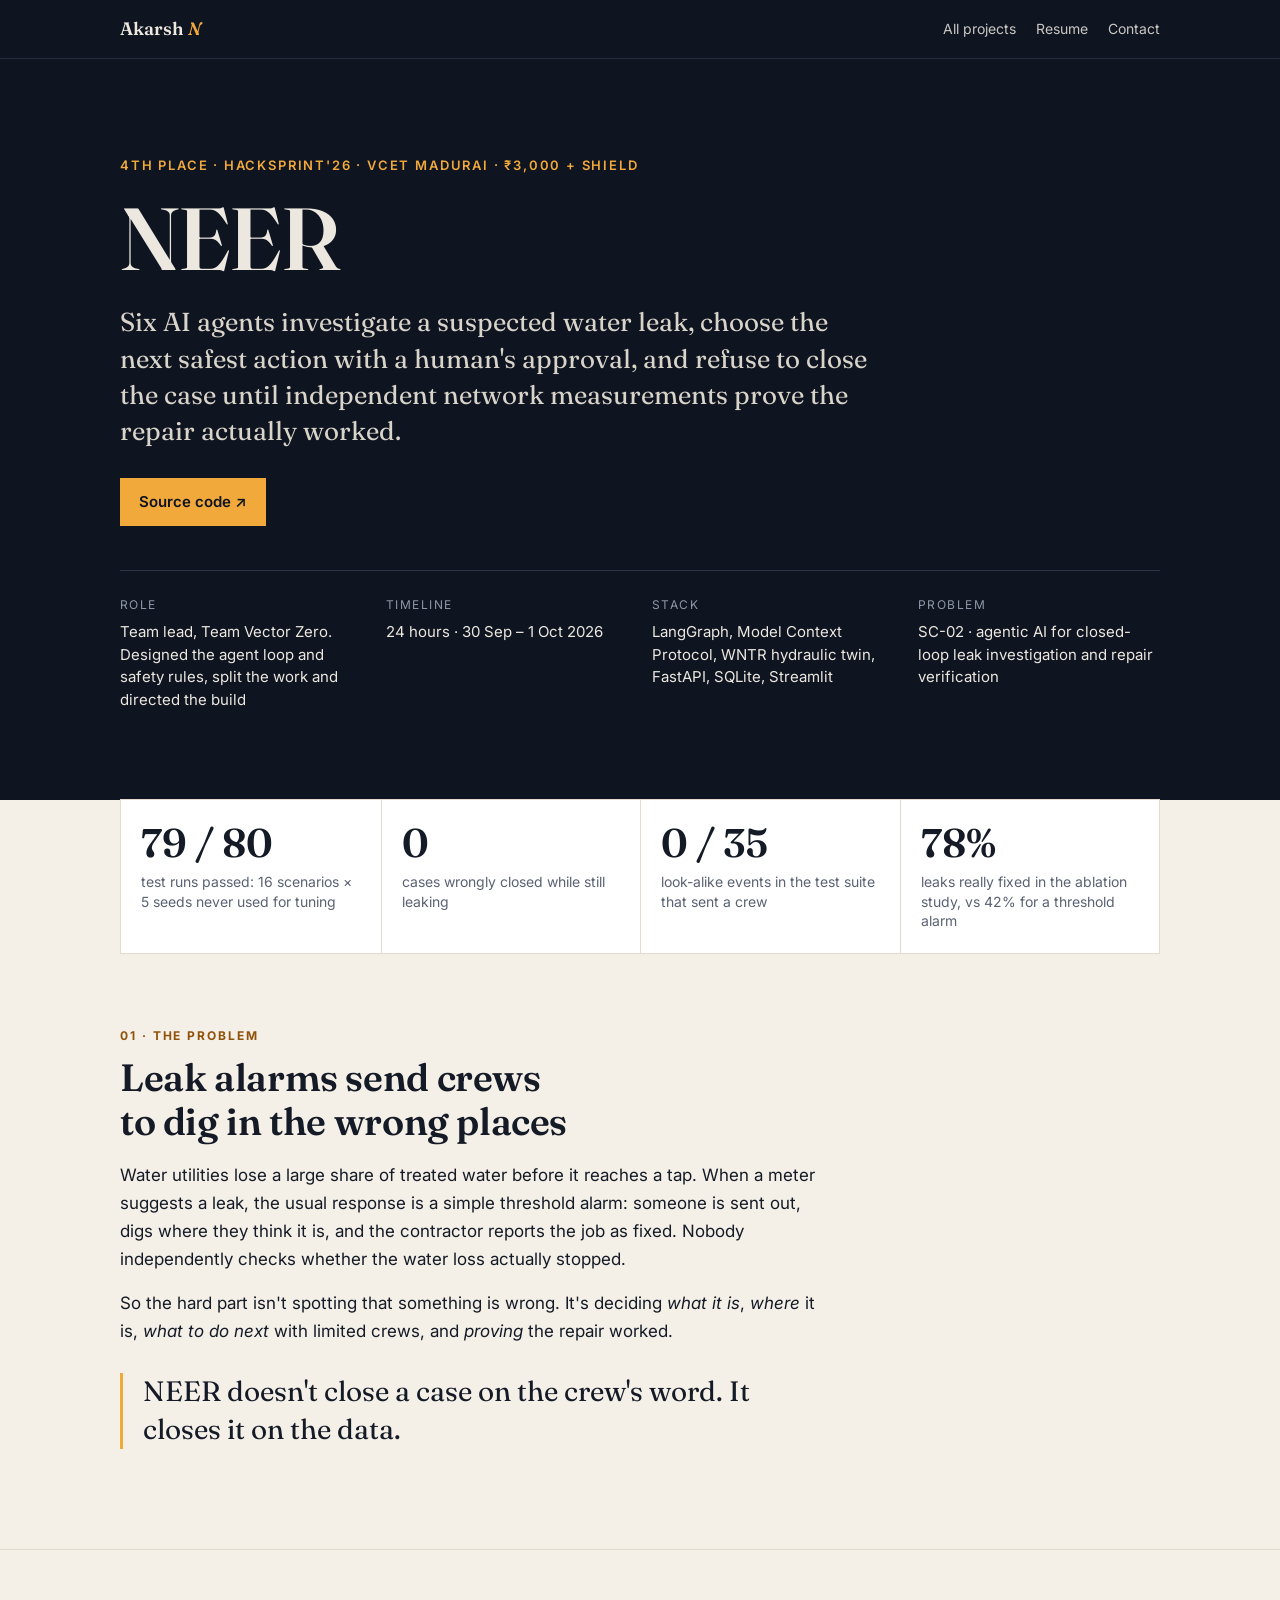
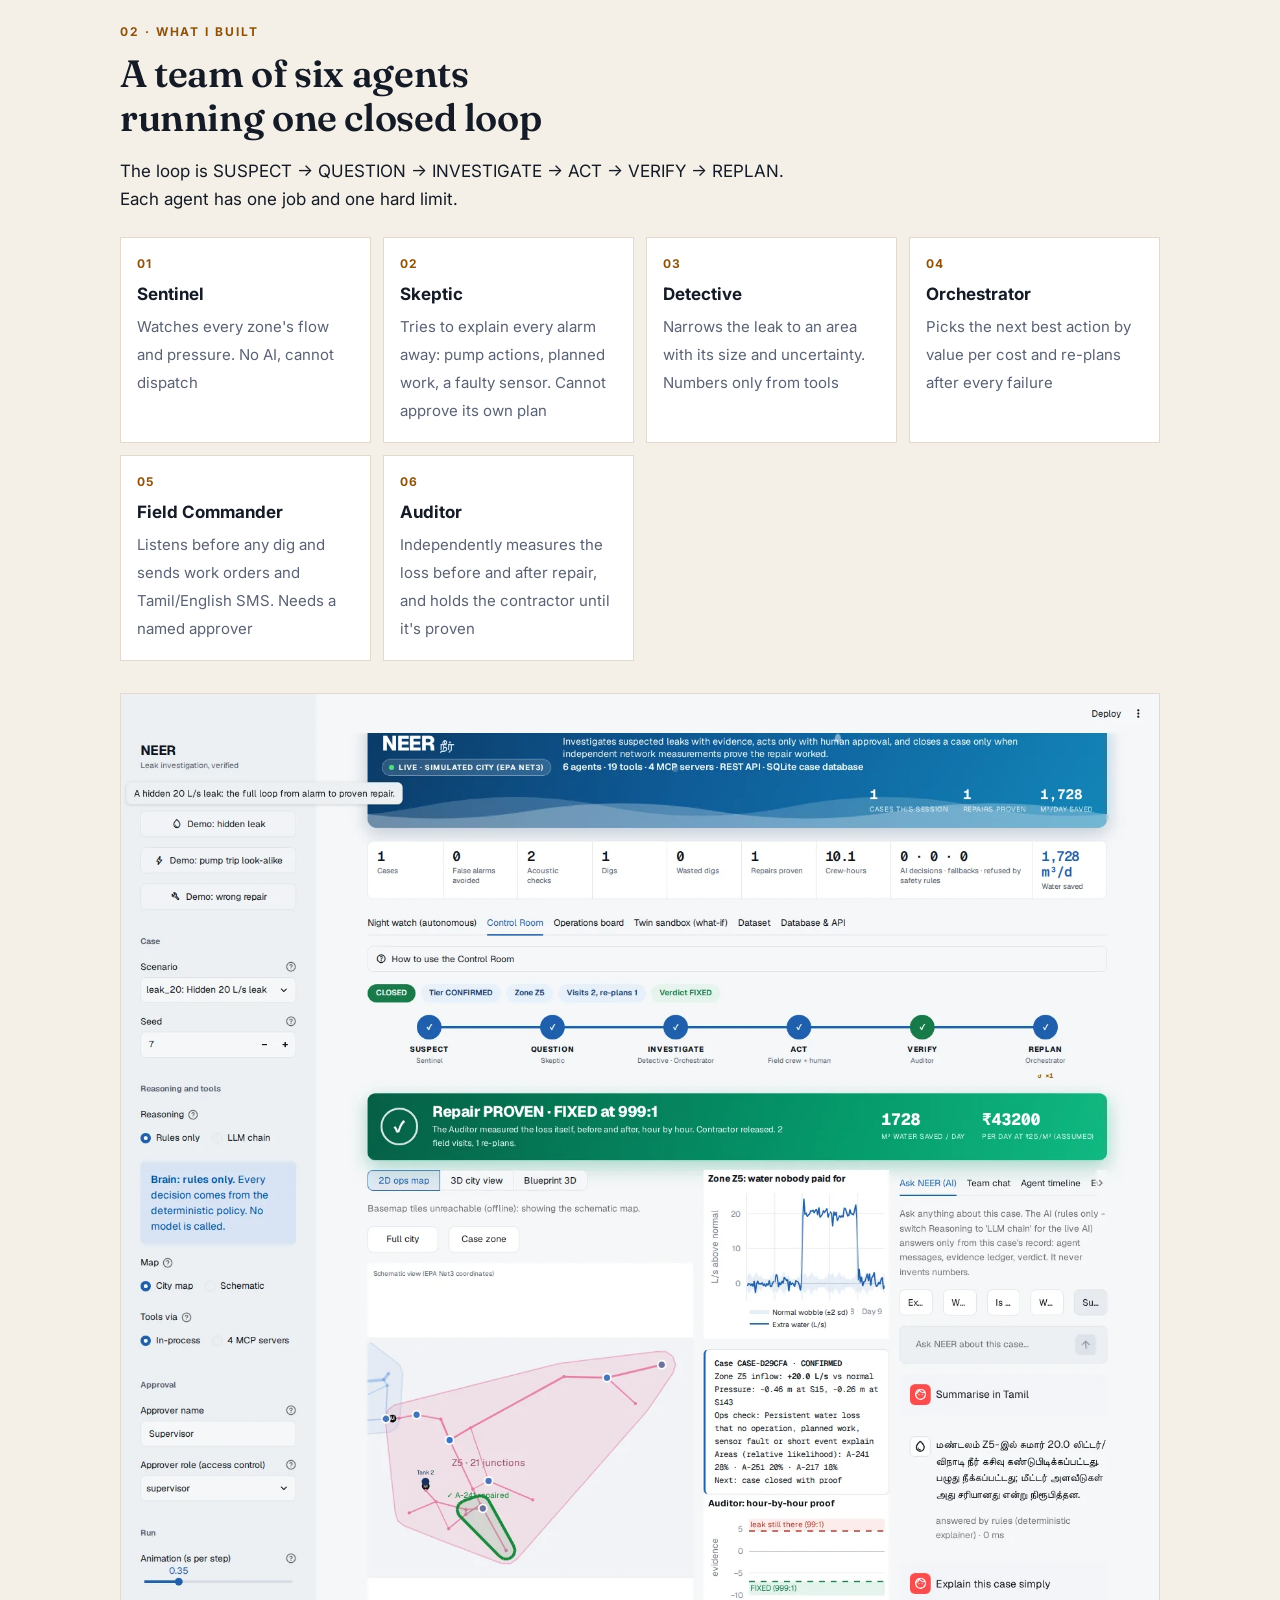
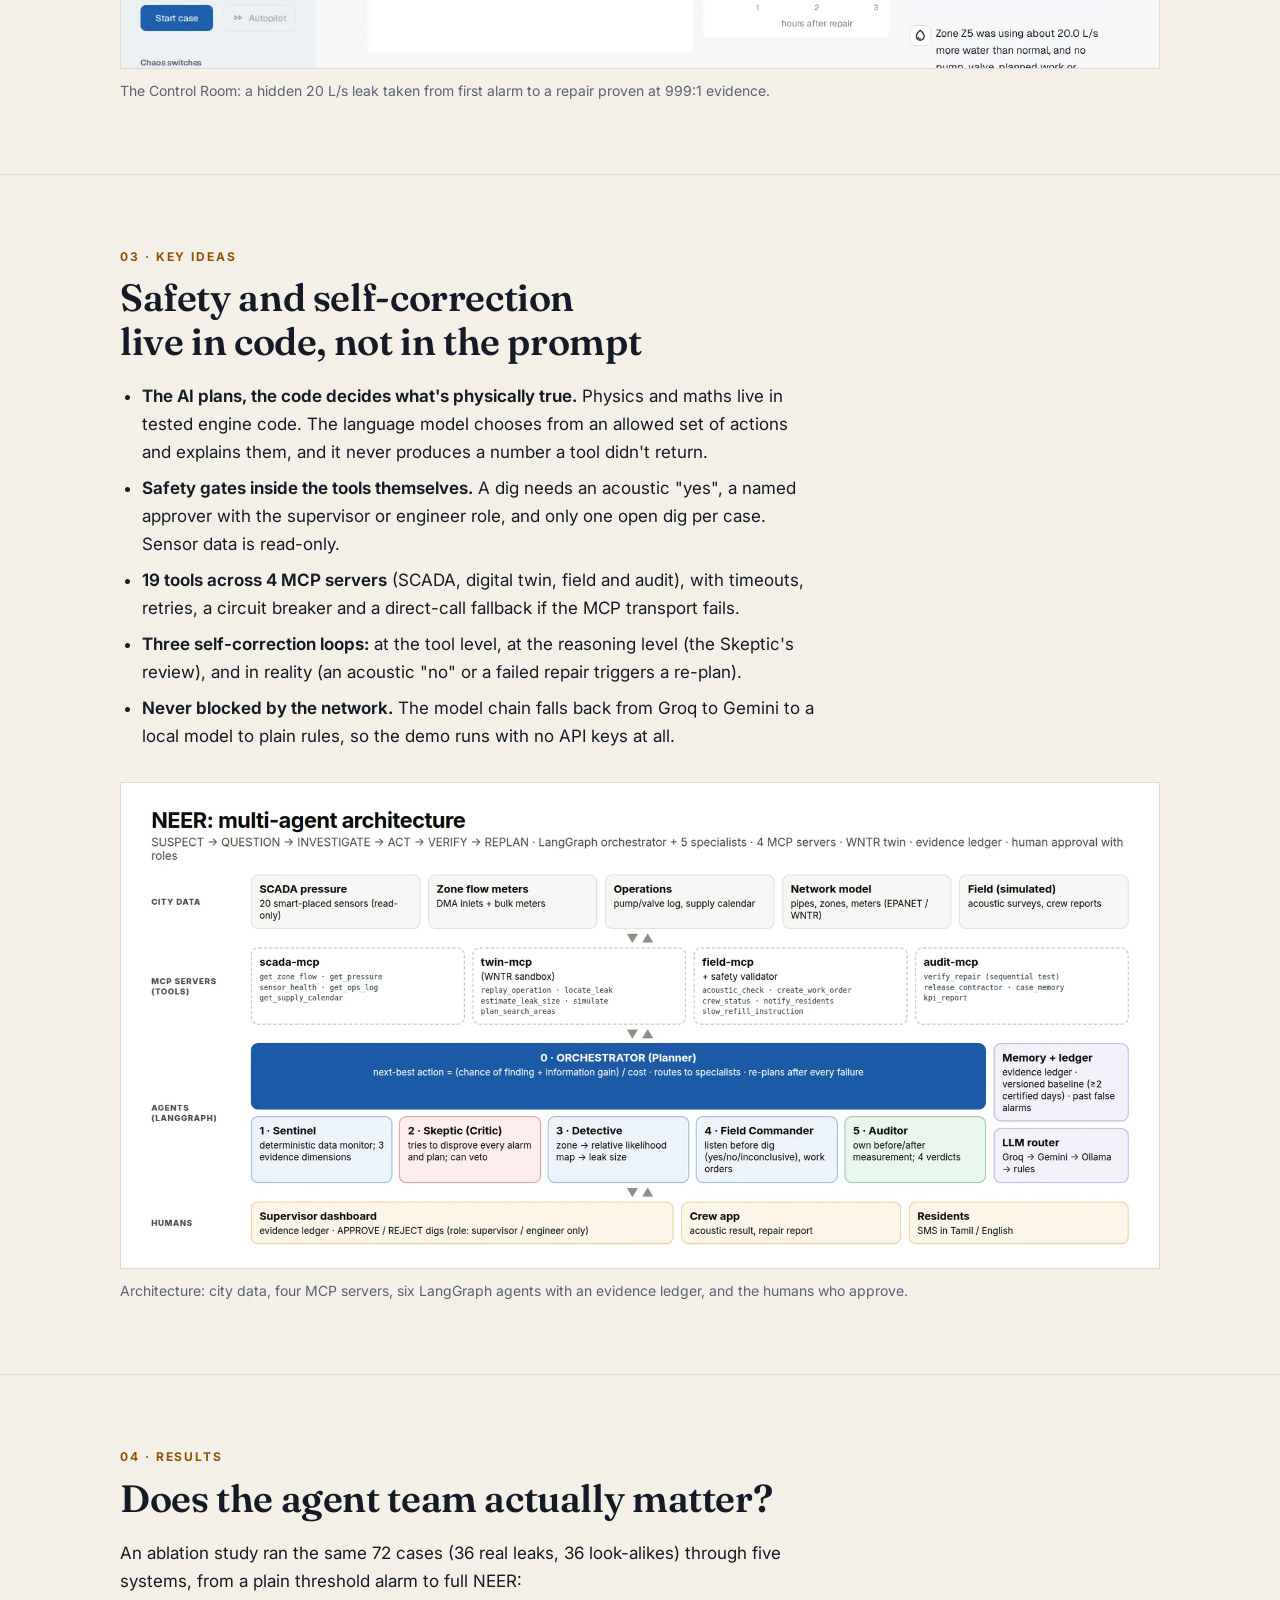
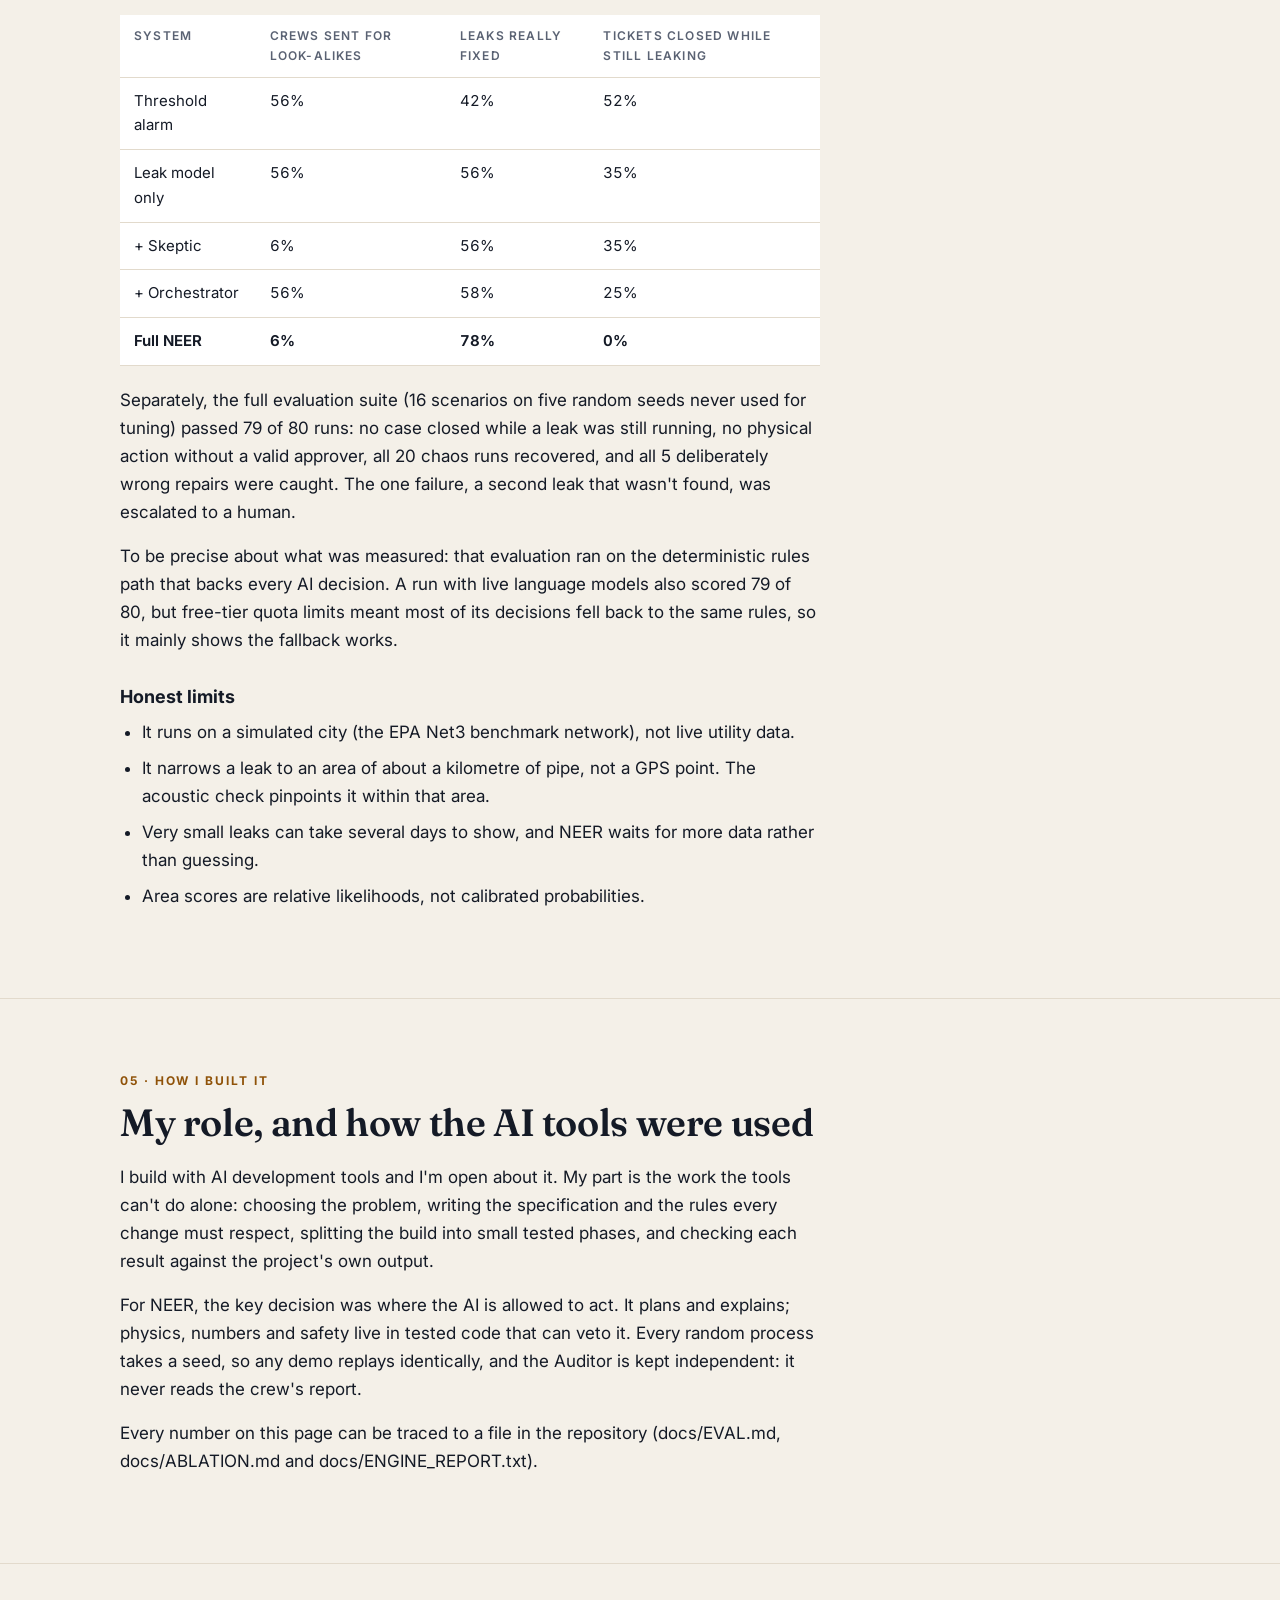
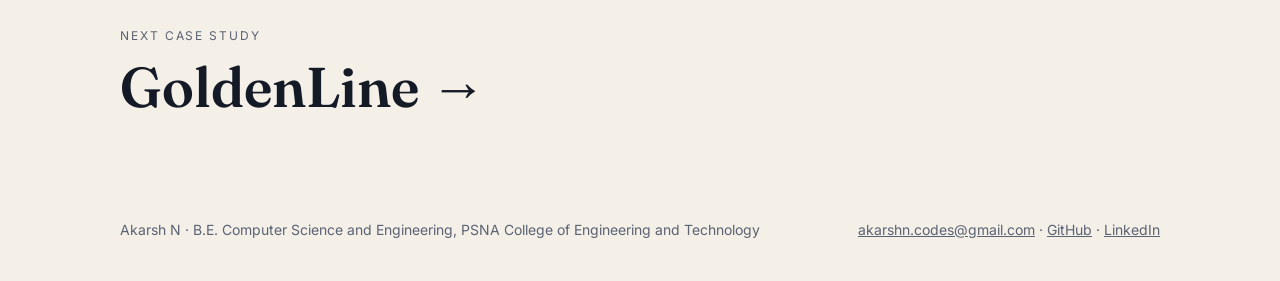
<file: neer/index.html>
<!doctype html>
<html lang="en">
<head>
<meta charset="utf-8">
<meta name="viewport" content="width=device-width, initial-scale=1, viewport-fit=cover">
<title>NEER · Akarsh N</title>
<meta name="description" content="NEER: six AI agents that investigate water leaks and refuse to close a case until data proves the repair worked. 4th place at HackSprint'26.">
<meta name="theme-color" content="#0E1420">
<meta property="og:title" content="NEER · case study by Akarsh N">
<meta property="og:description" content="NEER: six AI agents that investigate water leaks and refuse to close a case until data proves the repair worked. 4th place at HackSprint'26.">
<meta property="og:type" content="article">
<meta property="og:url" content="https://akarshncodes.github.io/neer/">
<meta property="og:image" content="https://akarshncodes.github.io/assets/og.png">
<meta name="twitter:card" content="summary_large_image">
<link rel="icon" href="data:image/svg+xml,%3Csvg xmlns='http://www.w3.org/2000/svg' viewBox='0 0 64 64'%3E%3Crect width='64' height='64' rx='16' fill='%230E1420'/%3E%3Ctext x='32' y='44' text-anchor='middle' font-family='Georgia,serif' font-style='italic' font-size='36' fill='%23F2A93B'%3EA%3C/text%3E%3C/svg%3E">
<link rel="preconnect" href="https://fonts.googleapis.com">
<link rel="preconnect" href="https://fonts.gstatic.com" crossorigin>
<link rel="stylesheet" href="https://fonts.googleapis.com/css2?family=Fraunces:ital,opsz,wght@0,9..144,500;0,9..144,600;1,9..144,500&family=Inter:opsz,wght@14..32,400;14..32,500;14..32,600;14..32,700&display=swap">
<link rel="stylesheet" href="../assets/case.css">
</head>
<body>
<header class="bar"><div class="wrap">
  <a class="home" href="../">Akarsh <i>N</i></a>
  <nav><a href="../#work">All projects</a><a href="../resume.pdf">Resume</a><a href="../#contact">Contact</a></nav>
</div></header>
<main>
<div class="hero"><div class="wrap">
  <div class="kick">4th place · HackSprint'26 · VCET Madurai · ₹3,000 + shield</div>
  <h1>NEER</h1>
  <p class="sub">Six AI agents investigate a suspected water leak, choose the next safest action with a human's approval, and refuse to close the case until independent network measurements prove the repair actually worked.</p>
  <div class="links"><a class="btn primary" href="https://github.com/akarshncodes/NEER" target="_blank" rel="noopener">Source code ↗</a></div>
  <dl class="meta"><div><dt>Role</dt><dd>Team lead, Team Vector Zero. Designed the agent loop and safety rules, split the work and directed the build</dd></div><div><dt>Timeline</dt><dd>24 hours · 30 Sep – 1 Oct 2026</dd></div><div><dt>Stack</dt><dd>LangGraph, Model Context Protocol, WNTR hydraulic twin, FastAPI, SQLite, Streamlit</dd></div><div><dt>Problem</dt><dd>SC-02 · agentic AI for closed-loop leak investigation and repair verification</dd></div></dl>
</div></div>
<div class="wrap"><div class="nums"><div><b>79 / 80</b><span>test runs passed: 16 scenarios × 5 seeds never used for tuning</span></div><div><b>0</b><span>cases wrongly closed while still leaking</span></div><div><b>0 / 35</b><span>look-alike events in the test suite that sent a crew</span></div><div><b>78%</b><span>leaks really fixed in the ablation study, vs 42% for a threshold alarm</span></div></div></div>
<section class="rv"><div class="wrap"><div class="read">
<div class="lab">01 · The problem</div><h2>Leak alarms send crews to dig in the wrong places</h2>
<p>Water utilities lose a large share of treated water before it reaches a tap. When a meter suggests a leak, the usual response is a simple threshold alarm: someone is sent out, digs where they think it is, and the contractor reports the job as fixed. Nobody independently checks whether the water loss actually stopped.</p>
<p>So the hard part isn't spotting that something is wrong. It's deciding <em>what it is</em>, <em>where</em> it is, <em>what to do next</em> with limited crews, and <em>proving</em> the repair worked.</p>
<p class="pull">NEER doesn't close a case on the crew's word. It closes it on the data.</p>
</div></div></section>
<section class="rv"><div class="wrap"><div class="read">
<div class="lab">02 · What I built</div><h2>A team of six agents running one closed loop</h2>
<p>The loop is SUSPECT → QUESTION → INVESTIGATE → ACT → VERIFY → REPLAN. Each agent has one job and one hard limit.</p>
</div><ol class="steps"><li><b>Sentinel</b><span>Watches every zone's flow and pressure. No AI, cannot dispatch</span></li><li><b>Skeptic</b><span>Tries to explain every alarm away: pump actions, planned work, a faulty sensor. Cannot approve its own plan</span></li><li><b>Detective</b><span>Narrows the leak to an area with its size and uncertainty. Numbers only from tools</span></li><li><b>Orchestrator</b><span>Picks the next best action by value per cost and re-plans after every failure</span></li><li><b>Field Commander</b><span>Listens before any dig and sends work orders and Tamil/English SMS. Needs a named approver</span></li><li><b>Auditor</b><span>Independently measures the loss before and after repair, and holds the contractor until it's proven</span></li></ol><figure><img src="../assets/case/neer-control.webp" alt="NEER Control Room dashboard" loading="lazy"><figcaption>The Control Room: a hidden 20 L/s leak taken from first alarm to a repair proven at 999:1 evidence.</figcaption></figure></div></section>
<section class="rv"><div class="wrap"><div class="read">
<div class="lab">03 · Key ideas</div><h2>Safety and self-correction live in code, not in the prompt</h2>
<ul>
<li><strong>The AI plans, the code decides what's physically true.</strong> Physics and maths live in tested engine code. The language model chooses from an allowed set of actions and explains them, and it never produces a number a tool didn't return.</li>
<li><strong>Safety gates inside the tools themselves.</strong> A dig needs an acoustic "yes", a named approver with the supervisor or engineer role, and only one open dig per case. Sensor data is read-only.</li>
<li><strong>19 tools across 4 MCP servers</strong> (SCADA, digital twin, field and audit), with timeouts, retries, a circuit breaker and a direct-call fallback if the MCP transport fails.</li>
<li><strong>Three self-correction loops:</strong> at the tool level, at the reasoning level (the Skeptic's review), and in reality (an acoustic "no" or a failed repair triggers a re-plan).</li>
<li><strong>Never blocked by the network.</strong> The model chain falls back from Groq to Gemini to a local model to plain rules, so the demo runs with no API keys at all.</li>
</ul><figure><img src="../assets/case/neer-arch.webp" alt="NEER multi-agent architecture" loading="lazy"><figcaption>Architecture: city data, four MCP servers, six LangGraph agents with an evidence ledger, and the humans who approve.</figcaption></figure>
</div></div></section>
<section class="rv"><div class="wrap"><div class="read">
<div class="lab">04 · Results</div><h2>Does the agent team actually matter?</h2>
<p>An ablation study ran the same 72 cases (36 real leaks, 36 look-alikes) through five systems, from a plain threshold alarm to full NEER:</p>
<div class="tbl"><table><thead><tr><th>System</th><th>Crews sent for look-alikes</th><th>Leaks really fixed</th><th>Tickets closed while still leaking</th></tr></thead><tbody>
<tr><td>Threshold alarm</td><td class="n">56%</td><td class="n">42%</td><td class="n">52%</td></tr>
<tr><td>Leak model only</td><td class="n">56%</td><td class="n">56%</td><td class="n">35%</td></tr>
<tr><td>+ Skeptic</td><td class="n">6%</td><td class="n">56%</td><td class="n">35%</td></tr>
<tr><td>+ Orchestrator</td><td class="n">56%</td><td class="n">58%</td><td class="n">25%</td></tr>
<tr class="win"><td>Full NEER</td><td class="n">6%</td><td class="n">78%</td><td class="n">0%</td></tr>
</tbody></table></div>
<p>Separately, the full evaluation suite (16 scenarios on five random seeds never used for tuning) passed 79 of 80 runs: no case closed while a leak was still running, no physical action without a valid approver, all 20 chaos runs recovered, and all 5 deliberately wrong repairs were caught. The one failure, a second leak that wasn't found, was escalated to a human.</p>
<p>To be precise about what was measured: that evaluation ran on the deterministic rules path that backs every AI decision. A run with live language models also scored 79 of 80, but free-tier quota limits meant most of its decisions fell back to the same rules, so it mainly shows the fallback works.</p>
<h3>Honest limits</h3>
<ul class="limits"><li>It runs on a simulated city (the EPA Net3 benchmark network), not live utility data.</li>
<li>It narrows a leak to an area of about a kilometre of pipe, not a GPS point. The acoustic check pinpoints it within that area.</li>
<li>Very small leaks can take several days to show, and NEER waits for more data rather than guessing.</li>
<li>Area scores are relative likelihoods, not calibrated probabilities.</li></ul>
</div></div></section>
<section class="rv"><div class="wrap"><div class="read">
<div class="lab">05 · How I built it</div><h2>My role, and how the AI tools were used</h2>
<p>I build with AI development tools and I'm open about it. My part is the work the tools can't do alone: choosing the problem, writing the specification and the rules every change must respect, splitting the build into small tested phases, and checking each result against the project's own output.</p>
<p>For NEER, the key decision was where the AI is allowed to act. It plans and explains; physics, numbers and safety live in tested code that can veto it. Every random process takes a seed, so any demo replays identically, and the Auditor is kept independent: it never reads the crew's report.</p>
<p>Every number on this page can be traced to a file in the repository (docs/EVAL.md, docs/ABLATION.md and docs/ENGINE_REPORT.txt).</p>
</div></div></section>

<section class="next"><div class="wrap"><a href="../goldenline/"><small>Next case study</small><strong>GoldenLine →</strong></a></div></section>
</main>
<footer><div class="wrap"><span>Akarsh N · B.E. Computer Science and Engineering, PSNA College of Engineering and Technology</span>
<span><a href="mailto:akarshn.codes@gmail.com">akarshn.codes@gmail.com</a> · <a href="https://github.com/akarshncodes">GitHub</a> · <a href="https://www.linkedin.com/in/akarshncodes/">LinkedIn</a></span></div></footer>
<script>
(function(){var els=document.querySelectorAll('.rv');if(!('IntersectionObserver'in window)){els.forEach(function(e){e.classList.add('in')});return}
var io=new IntersectionObserver(function(es){es.forEach(function(e){if(e.isIntersecting){e.target.classList.add('in');io.unobserve(e.target)}})},{rootMargin:'0px 0px -8% 0px'});
els.forEach(function(e){io.observe(e)})})();
</script>
</body>
</html>
</file>
<file: assets/case.css>
/* Case-study pages: a calm long read on ivory paper, ink header band, one saffron accent.
   Same tokens as the home page so the two feel like one site. */
:root{
  --ink:#0E1420; --ivory:#F4F0E8; --ivory-2:#E7E0D3;
  --bg:#F4F0E8; --surface:#FFFFFF; --line:#E2DACC; --text:#141A26; --muted:#5A6273;
  --accent:#8F5208; --accent-fill:#F2A93B; --good:#1B6B3A;
  --f-serif:"Fraunces",Georgia,"Times New Roman",serif;
  --f-body:"Inter","Segoe UI",system-ui,sans-serif;
  color-scheme:light;
}
@media (prefers-color-scheme:dark){:root:not([data-theme="light"]){
  --bg:#0E1420; --surface:#161E2E; --line:#262F44; --text:#ECE8E0; --muted:#9AA3B2; --accent:#F2A93B; --good:#5FC48A; color-scheme:dark}}
:root[data-theme="dark"]{--bg:#0E1420; --surface:#161E2E; --line:#262F44; --text:#ECE8E0; --muted:#9AA3B2; --accent:#F2A93B; --good:#5FC48A; color-scheme:dark}

*{box-sizing:border-box}
html{-webkit-text-size-adjust:100%;scroll-behavior:smooth}
body{margin:0;background:var(--bg);color:var(--text);font-family:var(--f-body);font-size:17px;line-height:1.65;-webkit-font-smoothing:antialiased}
body::before{content:"";position:fixed;inset:0 0 auto;height:env(safe-area-inset-top,0px);z-index:20;background:var(--ink)}
a{color:inherit}
img{max-width:100%;height:auto;display:block}
.wrap{max-width:1080px;margin:0 auto;padding-left:max(20px,env(safe-area-inset-left,0px));padding-right:max(20px,env(safe-area-inset-right,0px))}
.read{max-width:700px}

/* top bar */
.bar{position:sticky;top:env(safe-area-inset-top,0px);z-index:10;background:var(--ink);color:#ECE8E0;border-bottom:1px solid #222C40}
.bar .wrap{display:flex;align-items:center;justify-content:space-between;gap:16px;padding-block:14px;font-size:14px}
.bar a{text-decoration:none;opacity:.85}
.bar a:hover{opacity:1}
.bar .home{font-family:var(--f-serif);font-size:18px;font-weight:600;opacity:1}
.bar .home i{color:#F2A93B;font-style:italic}
.bar nav{display:flex;gap:20px;flex-wrap:wrap}

/* hero */
.hero{background:var(--ink);color:#ECE8E0;padding-block:clamp(48px,8vw,96px) clamp(40px,6vw,72px)}
.kick{font-size:13px;letter-spacing:.14em;text-transform:uppercase;color:#F2A93B;font-weight:600}
h1{font-family:var(--f-serif);font-weight:600;font-size:clamp(44px,8vw,88px);line-height:1;letter-spacing:-.02em;margin:18px 0 0;text-wrap:balance}
.sub{font-family:var(--f-serif);font-size:clamp(20px,2.4vw,26px);line-height:1.4;max-width:760px;margin:22px 0 0;color:#D9D4CA;text-wrap:pretty}
.meta{display:grid;grid-template-columns:repeat(4,minmax(0,1fr));gap:24px;margin-top:44px;padding-top:24px;border-top:1px solid #2A3348}
.meta dt{font-size:12px;letter-spacing:.12em;text-transform:uppercase;color:#8E97A8;margin-bottom:6px}
.meta dd{margin:0;font-size:15px;line-height:1.5;color:#ECE8E0}
.meta a{color:#F2A93B;text-underline-offset:3px}
@media (max-width:760px){.meta{grid-template-columns:1fr 1fr}}
@media (max-width:420px){.meta{grid-template-columns:1fr}}

/* numbers */
.nums{display:grid;grid-template-columns:repeat(4,minmax(0,1fr));border:1px solid var(--line);background:var(--surface);margin-top:-1px}
.nums div{padding:22px 20px;border-left:1px solid var(--line)}
.nums div:first-child{border-left:0}
.nums b{display:block;font-family:var(--f-serif);font-weight:600;font-size:clamp(28px,3.4vw,40px);line-height:1.05;font-variant-numeric:tabular-nums}
.nums span{display:block;margin-top:8px;font-size:14px;line-height:1.4;color:var(--muted)}
@media (max-width:760px){.nums{grid-template-columns:1fr 1fr}.nums div:nth-child(3){border-left:0}.nums div:nth-child(n+3){border-top:1px solid var(--line)}}

/* sections */
section{padding-block:clamp(44px,6vw,72px);border-bottom:1px solid var(--line)}
.lab{font-size:12px;letter-spacing:.16em;text-transform:uppercase;color:var(--accent);font-weight:700}
h2{font-family:var(--f-serif);font-weight:600;font-size:clamp(28px,3.6vw,38px);line-height:1.15;letter-spacing:-.01em;margin:10px 0 18px;text-wrap:balance}
h3{font-size:18px;margin:28px 0 6px}
p{margin:0 0 16px}
.read ul,.read ol{padding-left:22px;margin:0 0 16px}
.read li{margin-bottom:8px}
strong{font-weight:650}
.pull{font-family:var(--f-serif);font-size:clamp(22px,2.6vw,28px);line-height:1.35;border-left:3px solid var(--accent-fill);padding-left:20px;margin:28px 0}

/* steps */
.steps{list-style:none;padding:0;margin:24px 0 0;display:grid;grid-template-columns:repeat(auto-fit,minmax(200px,1fr));gap:12px;counter-reset:s}
.steps li{background:var(--surface);border:1px solid var(--line);padding:16px 16px 18px;counter-increment:s;margin:0}
.steps li::before{content:counter(s,decimal-leading-zero);display:block;font-size:12px;letter-spacing:.12em;color:var(--accent);font-weight:700;margin-bottom:6px}
.steps b{display:block;margin-bottom:4px}
.steps span{font-size:15px;color:var(--muted);line-height:1.5}

/* figure */
figure{margin:32px 0 0}
.read figure{width:min(1040px,calc(100vw - 40px))}
figure img{border:1px solid var(--line);background:#fff}
figcaption{font-size:14px;color:var(--muted);margin-top:10px}

/* tables */
.tbl{overflow-x:auto;margin:20px 0}
table{border-collapse:collapse;width:100%;min-width:520px;font-size:15px;background:var(--surface)}
th,td{text-align:left;padding:11px 14px;border-bottom:1px solid var(--line);vertical-align:top}
th{font-size:12px;letter-spacing:.1em;text-transform:uppercase;color:var(--muted);font-weight:600}
tr.win td{font-weight:650}
td.n{font-variant-numeric:tabular-nums;white-space:nowrap}

/* two-column notes */
.cols{display:grid;grid-template-columns:repeat(2,minmax(0,1fr));gap:20px;margin-top:20px}
.card{background:var(--surface);border:1px solid var(--line);padding:20px 22px}
.card h3{margin-top:0}
.card p:last-child{margin:0}
@media (max-width:760px){.cols{grid-template-columns:1fr}}

.limits li{color:var(--text)}
.links{display:flex;gap:12px;flex-wrap:wrap;margin-top:28px}
.btn{display:inline-block;padding:11px 18px;border:1px solid currentColor;text-decoration:none;font-size:15px;font-weight:600}
.btn.primary{background:var(--accent-fill);border-color:var(--accent-fill);color:#0E1420}
.hero .btn{color:#ECE8E0}
.hero .btn.primary{color:#0E1420}

/* next */
.next{padding-block:56px 72px;border-bottom:0}
.next a{display:block;text-decoration:none}
.next small{font-size:12px;letter-spacing:.16em;text-transform:uppercase;color:var(--muted)}
.next strong{display:block;font-family:var(--f-serif);font-weight:600;font-size:clamp(32px,5vw,56px);line-height:1.1;margin-top:8px}
.next a:hover strong{color:var(--accent)}
footer{padding-block:28px 40px;font-size:14px;color:var(--muted)}
footer .wrap{display:flex;justify-content:space-between;gap:16px;flex-wrap:wrap}

.rv{opacity:0;transform:translateY(16px);transition:opacity .7s cubic-bezier(.16,1,.3,1),transform .7s cubic-bezier(.16,1,.3,1)}
.rv.in{opacity:1;transform:none}
@media (prefers-reduced-motion:reduce){.rv{opacity:1;transform:none;transition:none}}
</file>
